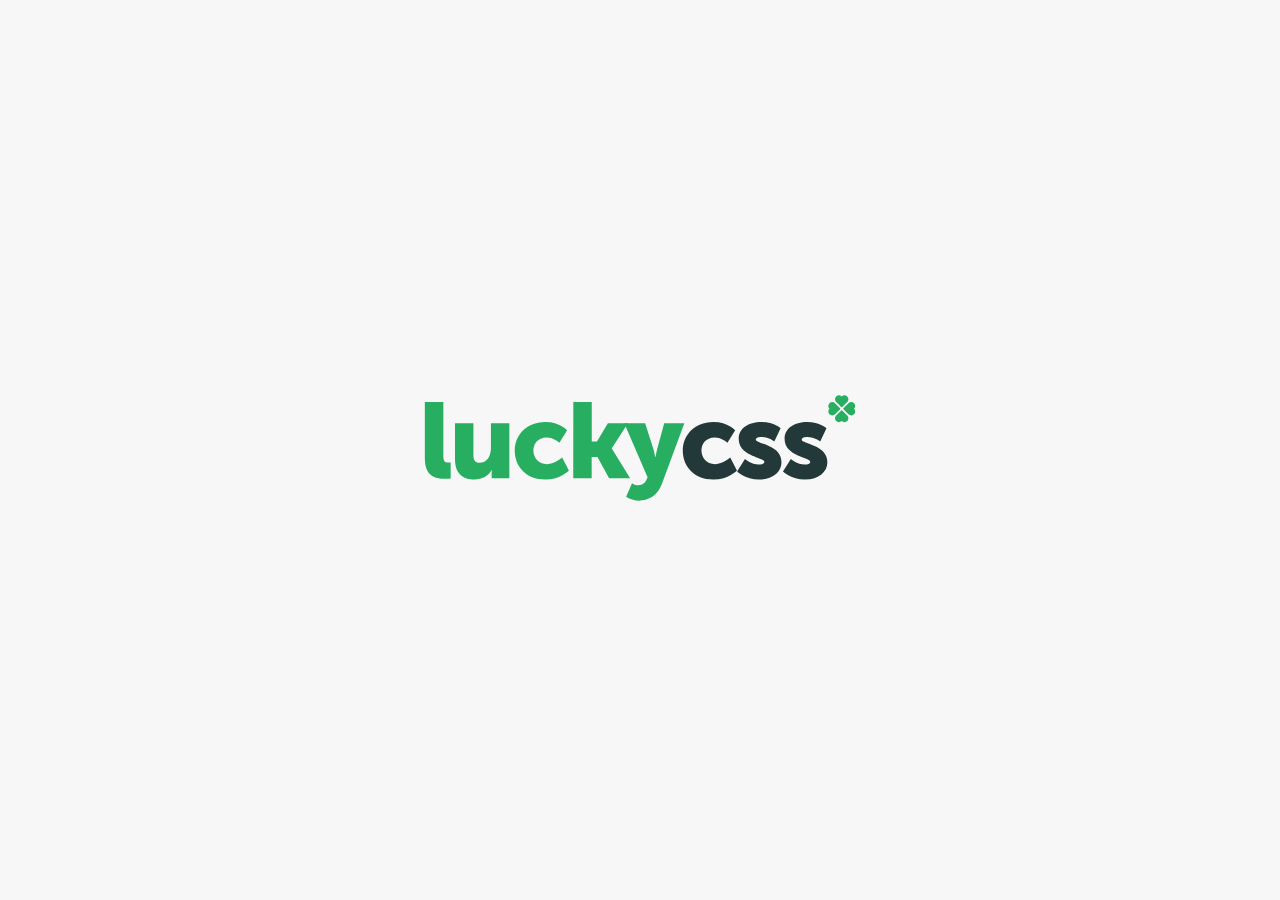
<file: index.html>
<!DOCTYPE html><html lang="en"><head> <meta charset="UTF-8"> <meta name="viewport" content="width=device-width, minimum-scale=1.0"> <title>luckyCSS*</title> <link rel="shortcut icon" href="favicon.png"/> <style>*, *:after, *:before{box-sizing: border-box;}html, body{min-height: 100vh; padding: 0; margin: 0;}body{display: -webkit-box; display: -ms-flexbox; display: flex; -ms-flex-flow: column nowrap; flex-flow: column nowrap; -webkit-box-align: center; -ms-flex-align: center; align-items: center; -webkit-box-pack: center; -ms-flex-pack: center; justify-content: center; background-color: #f7f7f7;}.brand{width: 480px; max-width: 100%; padding: 24px;}.brand, .brand__lucky{fill: #27ae60;}.brand__css{fill: #233838;}.brand__clover{fill: #27ae60;}</style></head><body> <a href="https://luckycss.github.io/docs/"> <svg class="brand" xmlns="http://www.w3.org/2000/svg" viewBox="0 0 530 130"> <g class="brand__clover"> <path d="M510.5 17.4c.3-.3.3-.9 0-1.2l-6.2-6.2c-1.9-1.9-4.9-1.9-6.8 0s-1.9 4.9 0 6.8c-1.9 1.9-1.9 4.9 0 6.8s4.9 1.9 6.8 0l6.2-6.2z"/> <path d="M513.1 18.9c-.3-.3-.9-.3-1.2 0l-6.2 6.2c-1.9 1.9-1.9 4.9 0 6.8 1.9 1.9 4.9 1.9 6.8 0 1.9 1.9 4.9 1.9 6.8 0 1.9-1.9 1.9-4.9 0-6.8l-6.2-6.2z"/> <path d="M527.6 10.1c-1.9-1.9-4.9-1.9-6.8 0l-6.2 6.2c-.3.3-.3.9 0 1.2l6.2 6.2c1.9 1.9 4.9 1.9 6.8 0 1.9-1.9 1.9-4.9 0-6.8 1.9-1.9 1.9-5 0-6.8z"/> <path d="M511.9 14.8c.3.3.9.3 1.2 0l6.2-6.2c1.9-1.9 1.9-4.9 0-6.8s-4.9-1.9-6.8 0c-1.9-1.9-4.9-1.9-6.8 0s-1.9 4.9 0 6.8c.2.1 4.6 4.5 6.2 6.2z"/> </g> <g class="brand__css"> <path d="M317.5 68.4c0 18.6 13.5 35.3 37.5 35.3 18.8 0 28.9-11.1 28.9-11.1l-8.2-15.8s-9 8.1-18.4 8.1c-11.4 0-16.9-8.8-16.9-16.7 0-8 5.4-16.1 16.1-16.1 9.3 0 15.8 6.5 15.8 6.5l9.5-15.2s-8.5-10.2-26.8-10.2c-24.2 0-37.5 17.1-37.5 35.2z"/> <path d="M384.1 93.8s10.1 9.9 26.9 9.9c17.4 0 27.6-9.8 27.6-21.3 0-21.7-31.5-22.5-31.5-27.6 0-2.4 3.3-3.3 6.7-3.3 9.4 0 16 5.5 16 5.5l7.7-16.1s-8-7.7-23.7-7.7c-15.6 0-27.7 7.8-27.7 20.5 0 22 31.5 22.6 31.5 28.5 0 2.2-3.3 3.1-6.7 3.1-9.7 0-17.1-6.8-17.1-6.8l-9.7 15.3z"/> <path d="M440.4 93.8s10.1 9.9 26.9 9.9c17.4 0 27.6-9.8 27.6-21.3 0-21.7-31.5-22.5-31.5-27.6 0-2.4 3.3-3.3 6.7-3.3 9.4 0 16 5.5 16 5.5l7.7-16.1s-8-7.7-23.7-7.7c-15.6 0-27.7 7.8-27.7 20.5 0 22 31.5 22.6 31.5 28.5 0 2.2-3.3 3.1-6.7 3.1-9.7 0-17.1-6.8-17.1-6.8l-9.7 15.3z"/> </g> <g class="brand__lucky"> <path d="M1 77.3c0 22.6 12.8 25.5 24.9 25.5 3.7 0 6.8-.4 6.8-.4V82.8s-1.3.1-2.7.1c-5.1 0-6.3-2.2-6.3-8.6V8.6H1v68.7z"/> <path d="M38 78.5c0 19 10.6 25.2 23.9 25.2 9 0 17.4-4.4 21.1-11.6h.3s-.3 2-.3 4.2v5.9h21.7V34.8H82.1v29.8c0 10.1-4.6 18.6-14.3 18.6-4.7 0-7.2-2.6-7.2-8.9V34.8H38v43.7z"/> <path d="M111.3 68.4c0 18.6 13.5 35.3 37.5 35.3 18.8 0 28.9-11.1 28.9-11.1l-8.2-15.8s-9 8.1-18.4 8.1c-11.4 0-16.9-8.8-16.9-16.7 0-8 5.4-16.1 16.1-16.1 9.3 0 15.8 6.5 15.8 6.5l9.5-15.2s-8.5-10.2-26.8-10.2c-24.2 0-37.5 17.1-37.5 35.2z"/> <path d="M183.1 102.1h22.6V76h7.1l14.3 26.2h25.8l-22.5-36.5v-.3l19.8-30.6h-24.6L212.2 57h-6.4V8.6h-22.6l-.1 93.5z"/> <path d="M248 124.9s6.8 4.7 15.7 4.7c10.7 0 22.5-5.2 28.1-20.3l27.6-74.6h-24.7l-8.5 31.4c-.9 3.7-2.2 10.1-2.2 10.1h-.3s-1.3-6.8-2.5-10.5l-9.9-31h-25.6l28.6 66.1-1.3 3.2c-2.4 5.8-7.2 6.8-10.9 6.8-3.3 0-6.9-2.5-6.9-2.5l-7.2 16.6z"/> </g> </svg> </a></body></html>
</file>
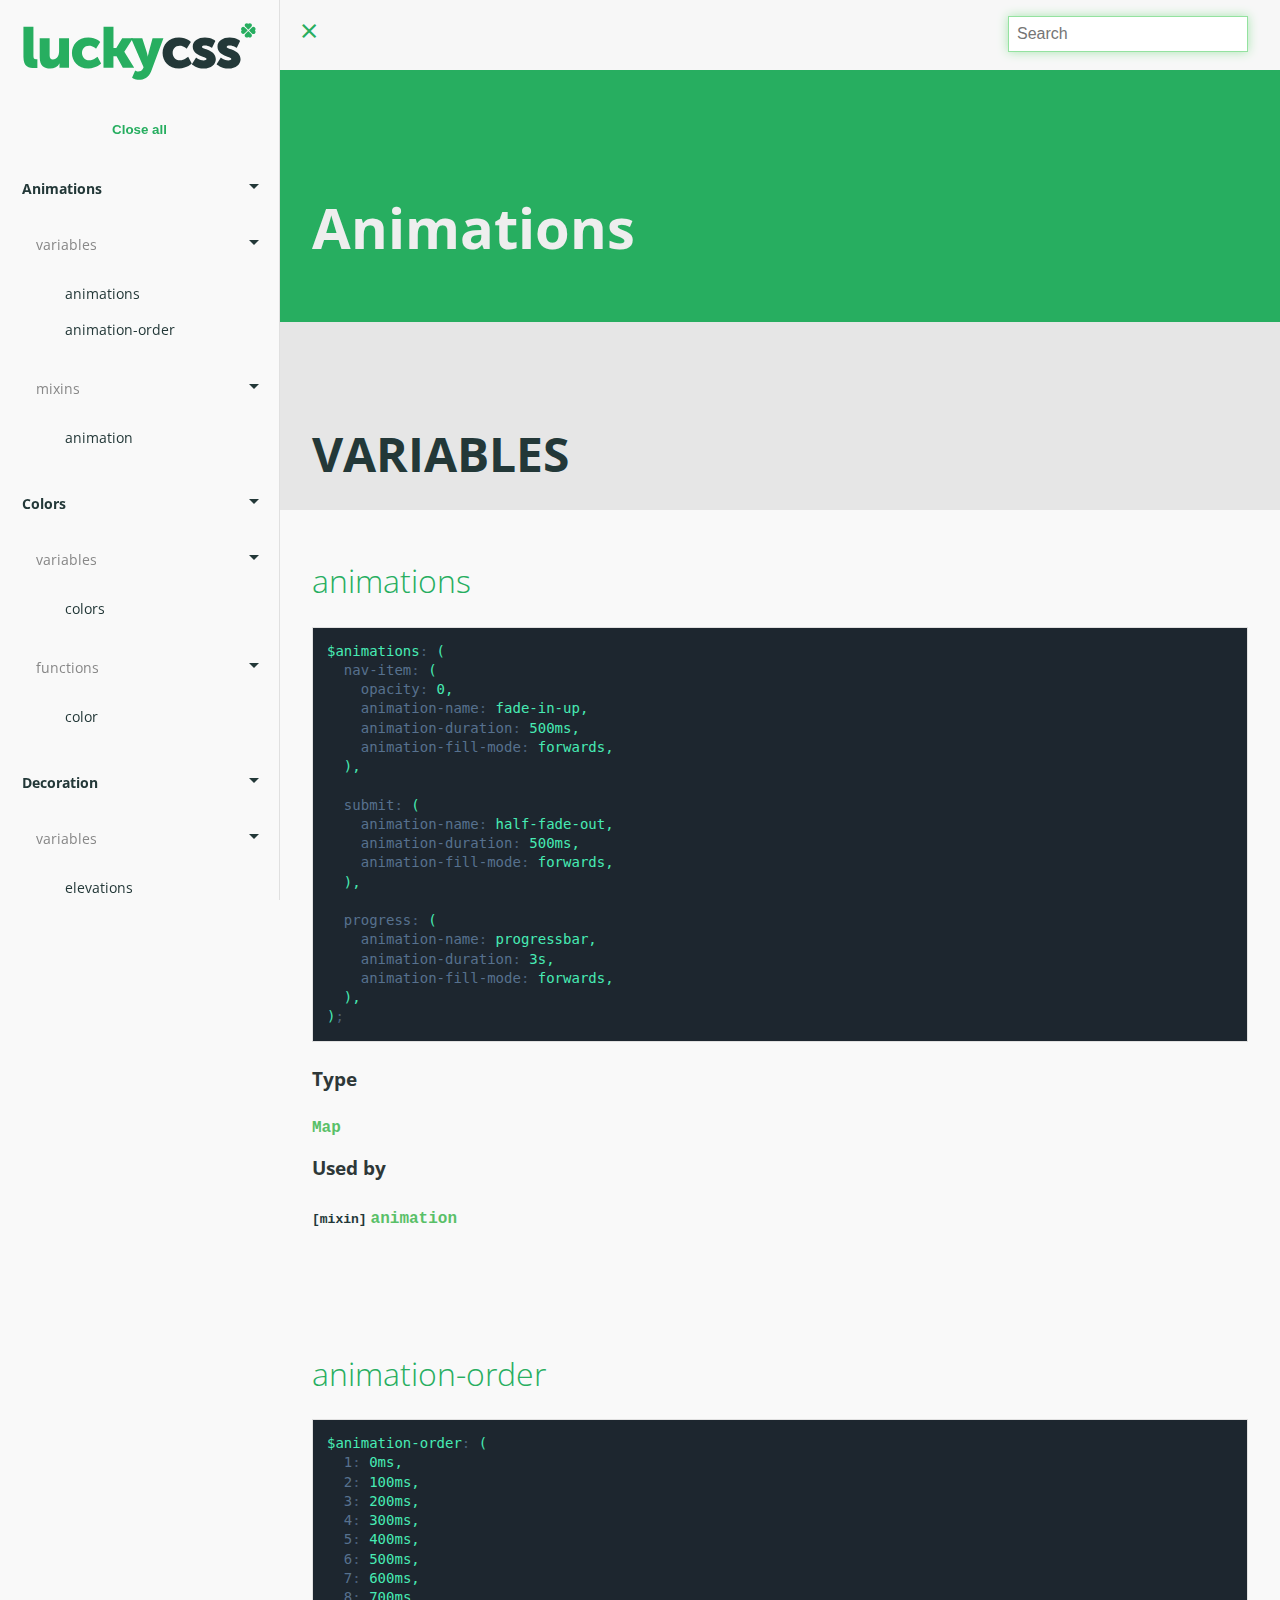
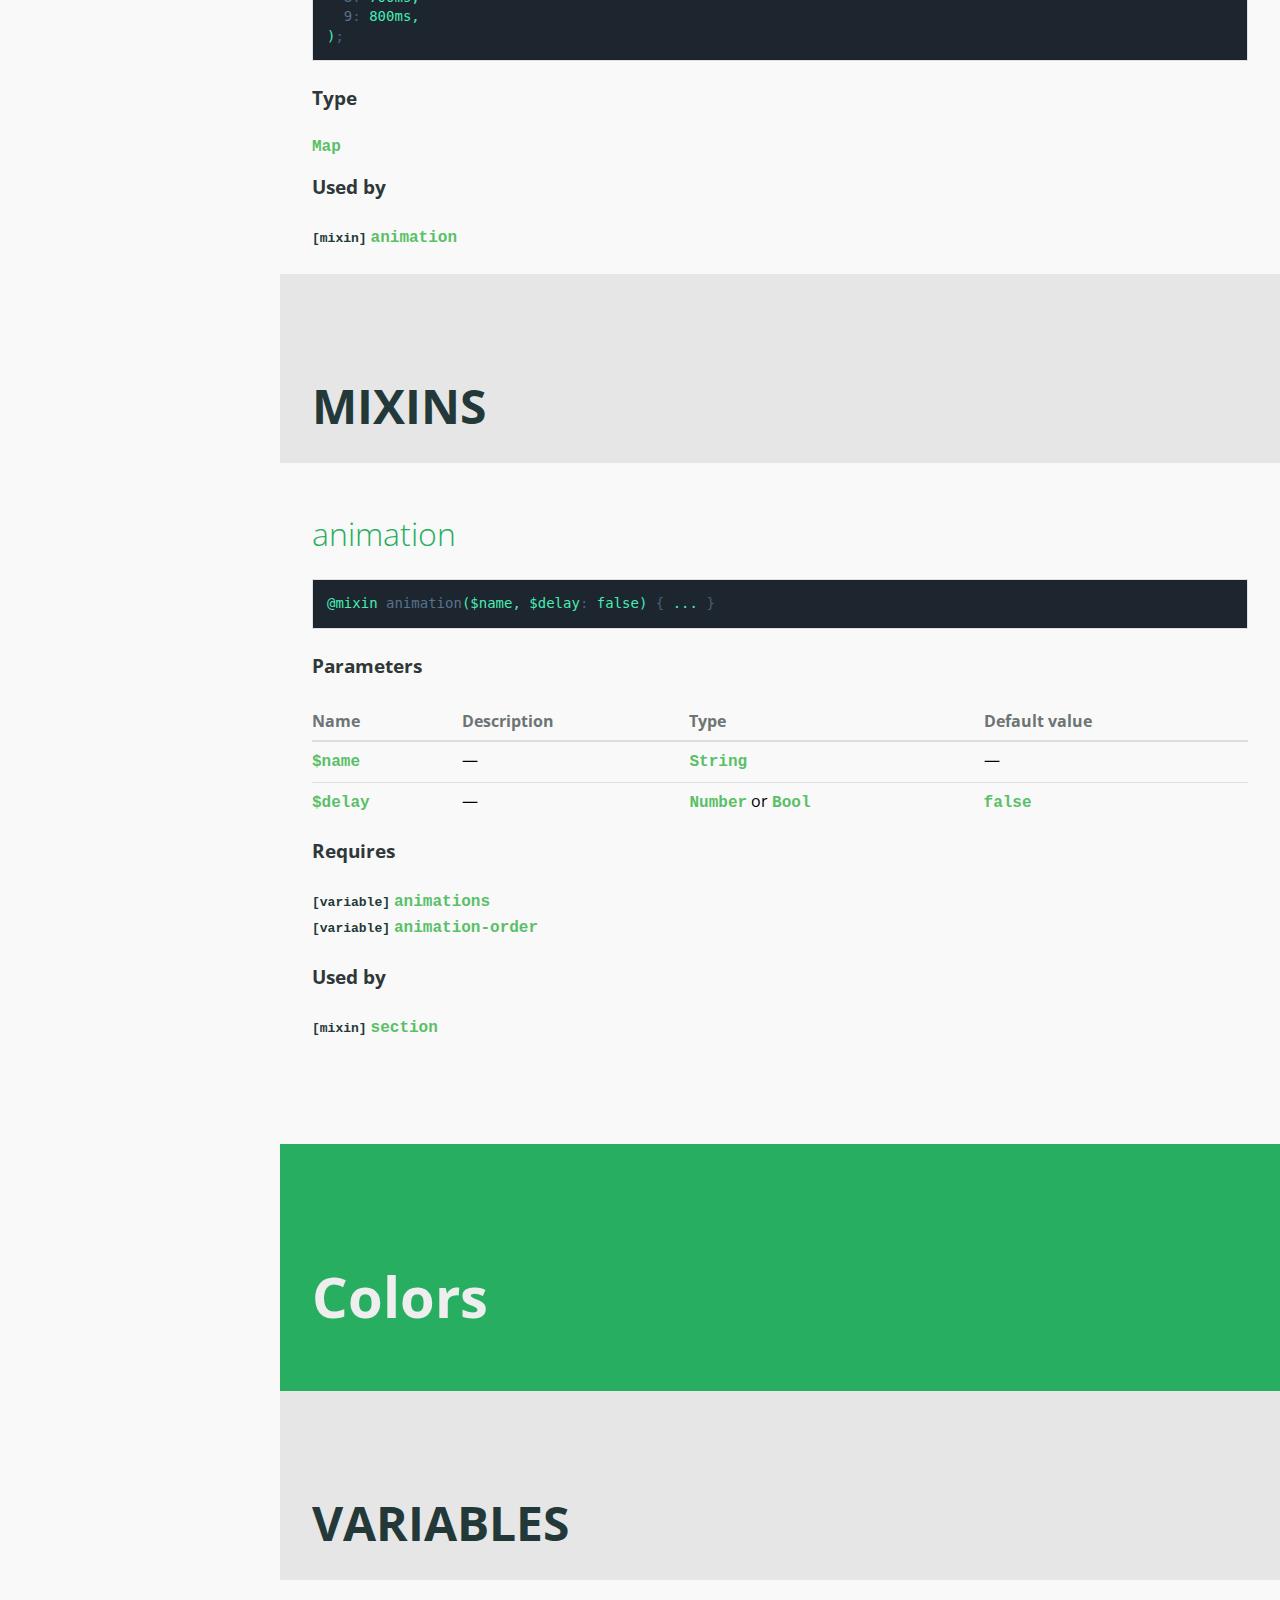
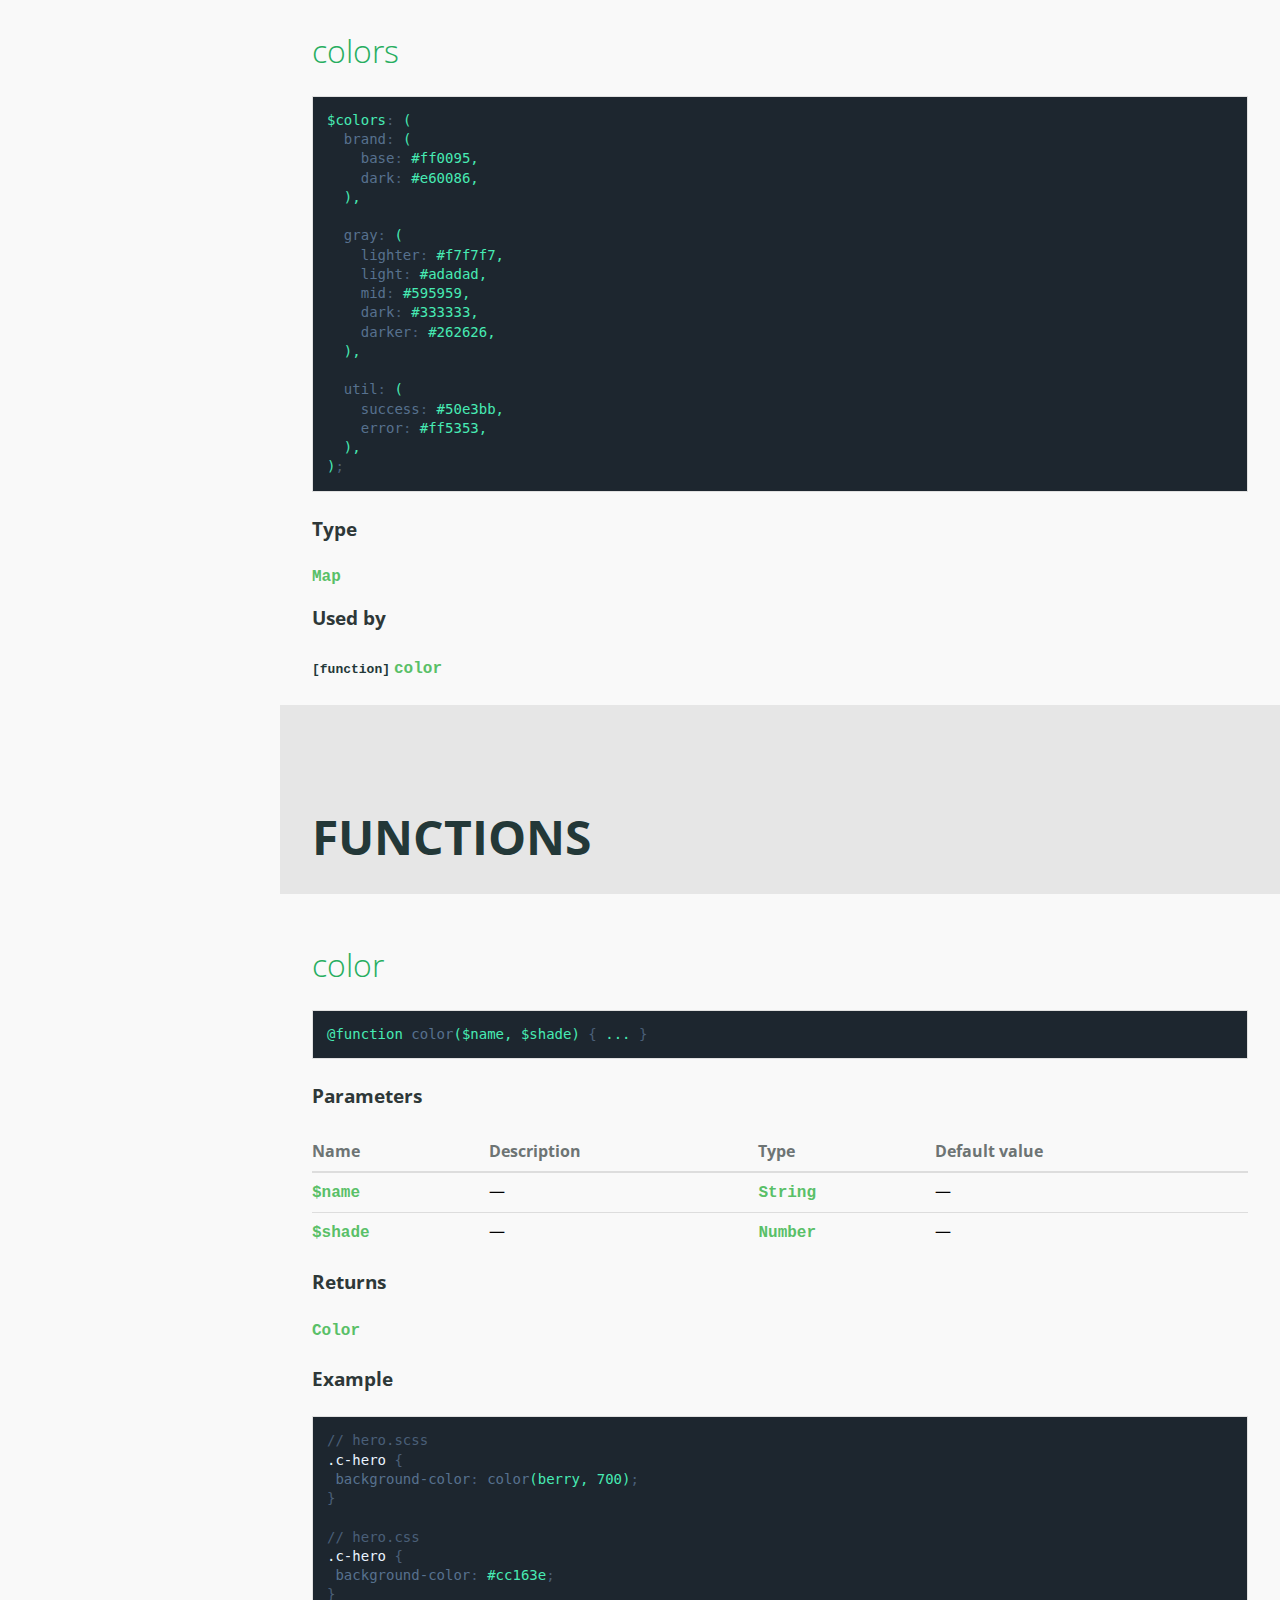
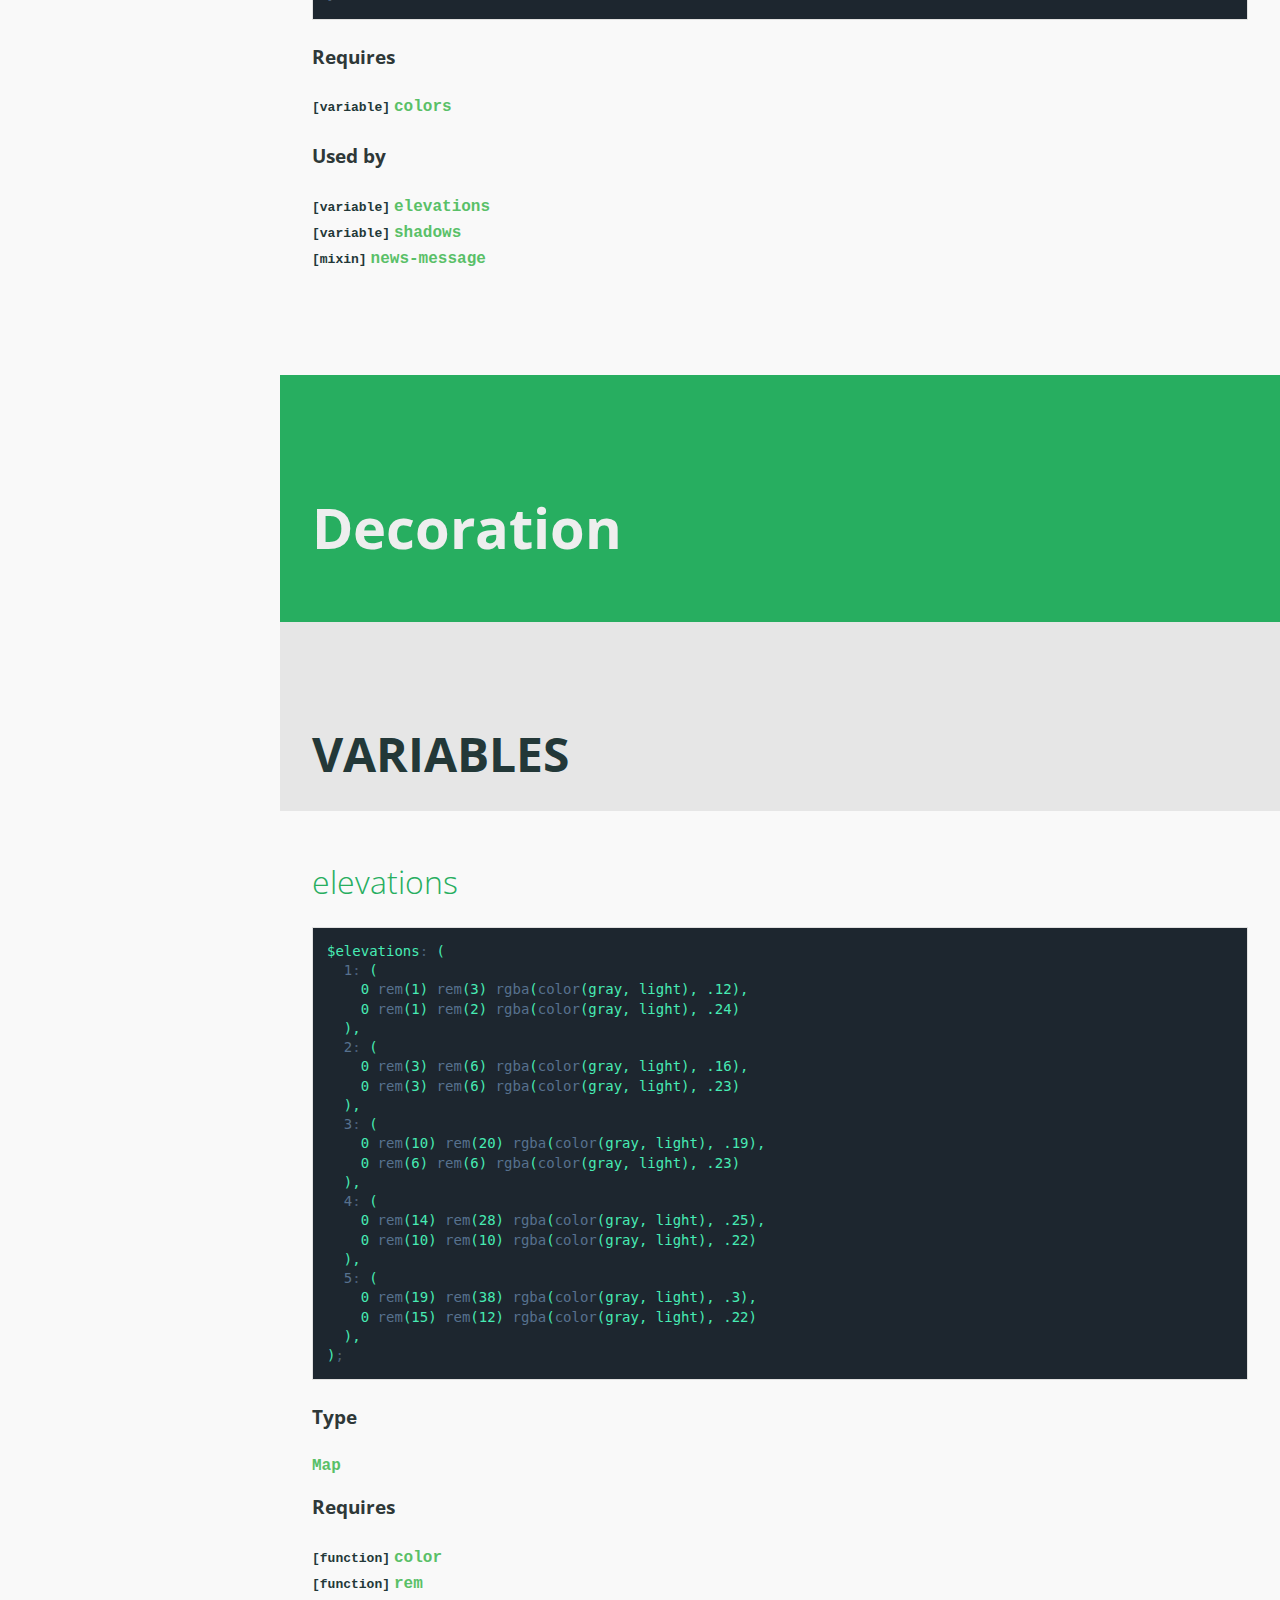
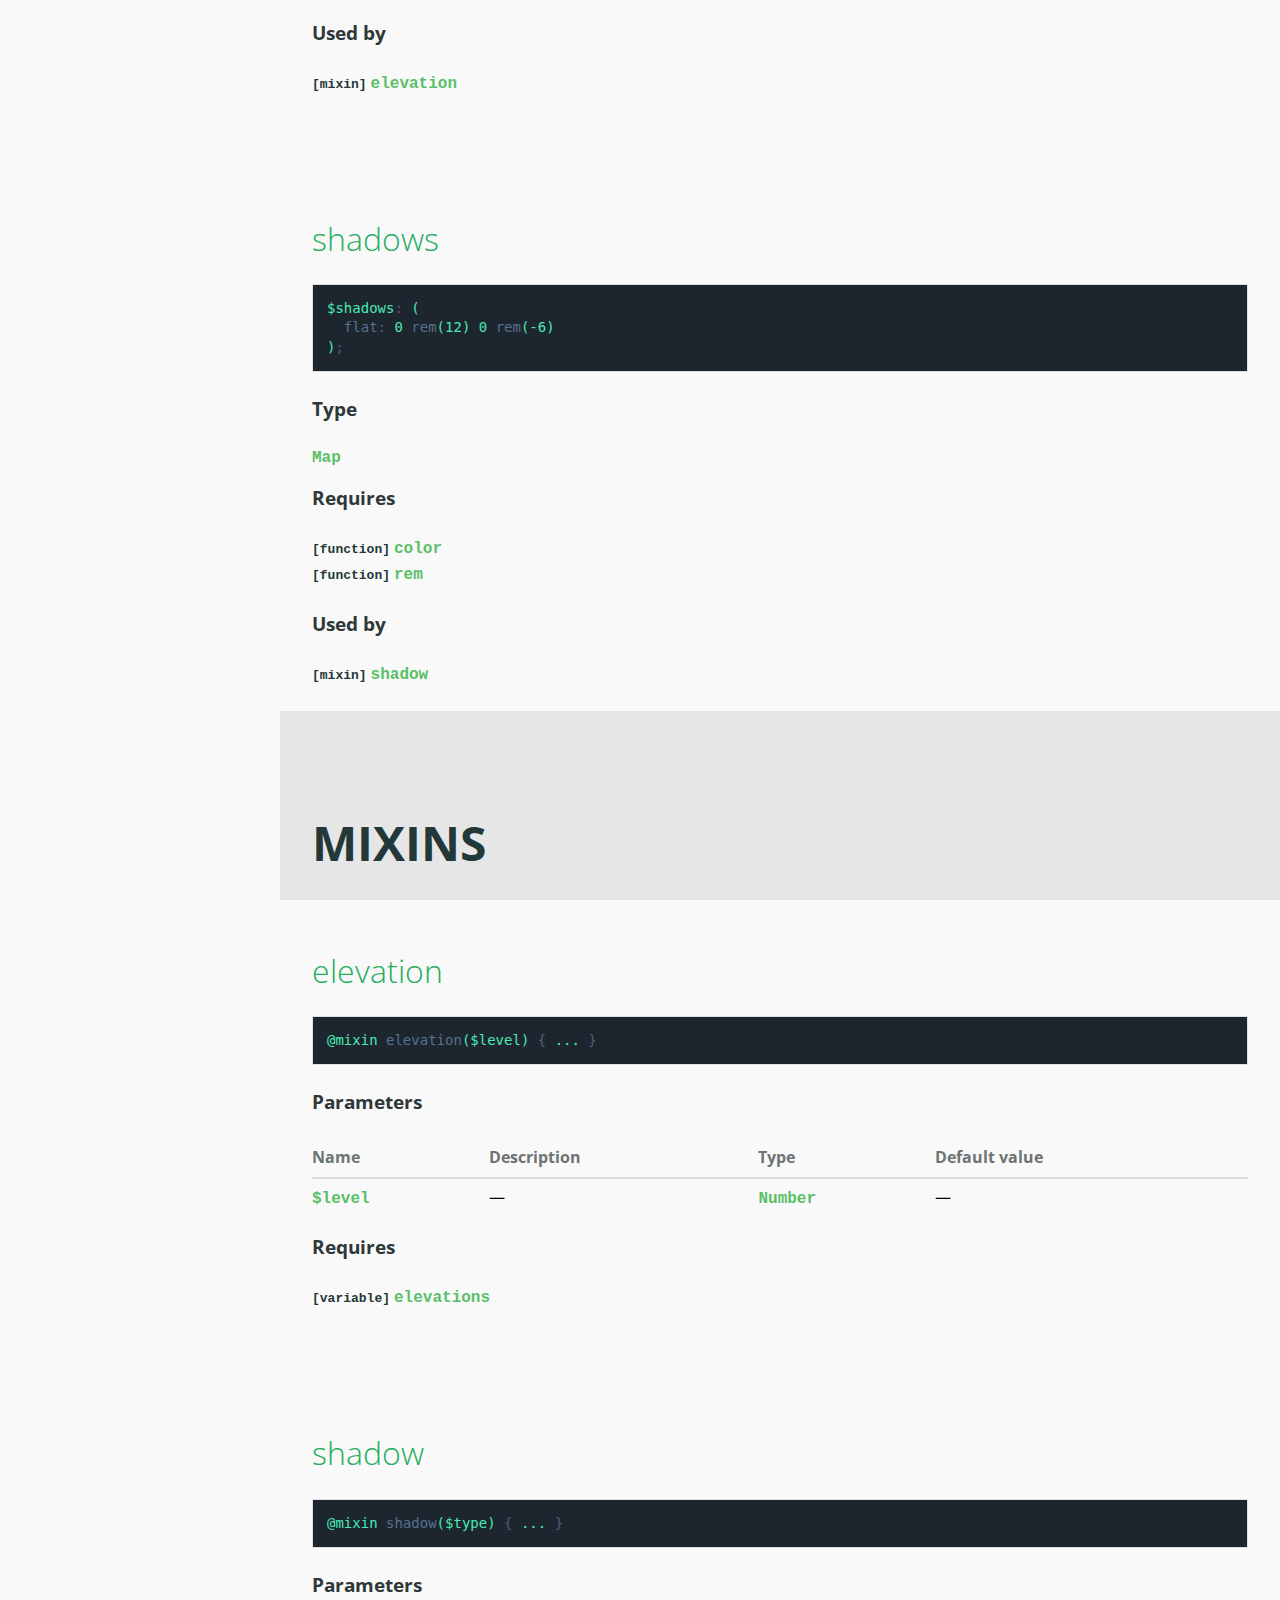
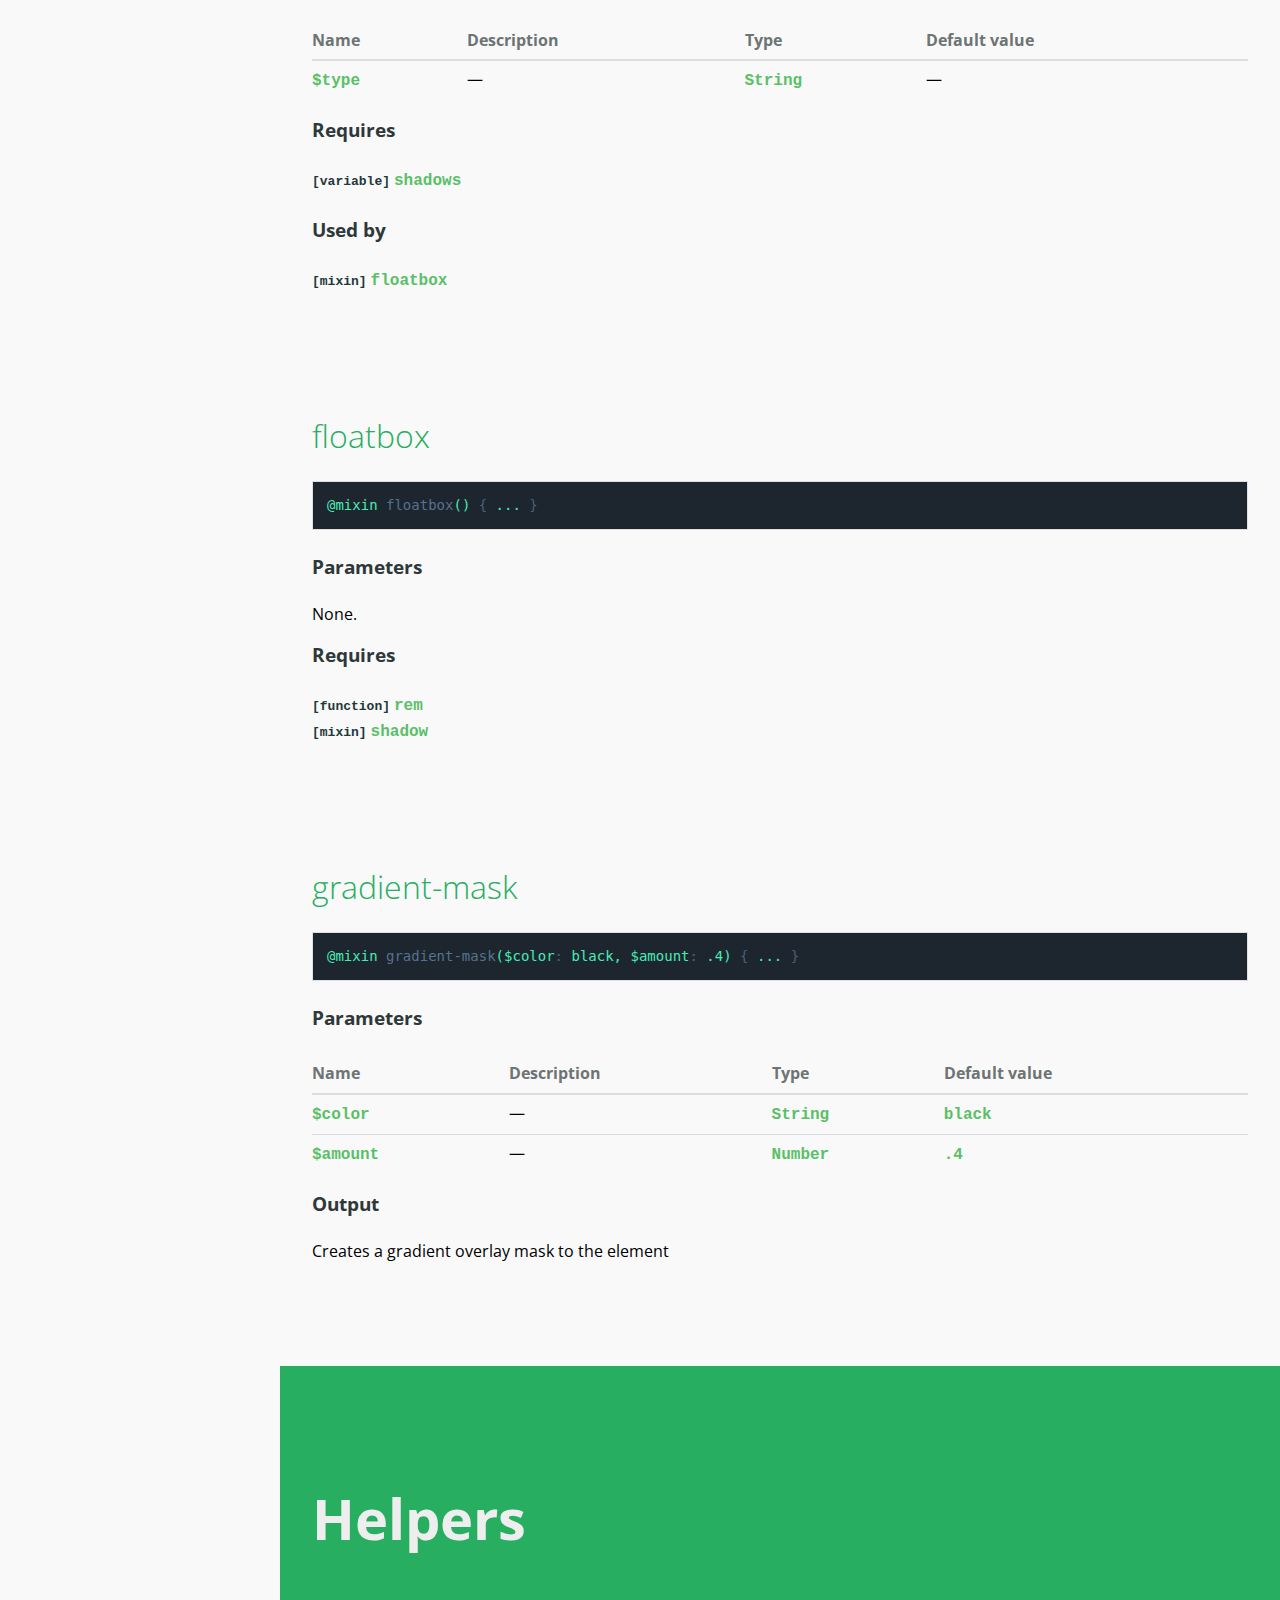
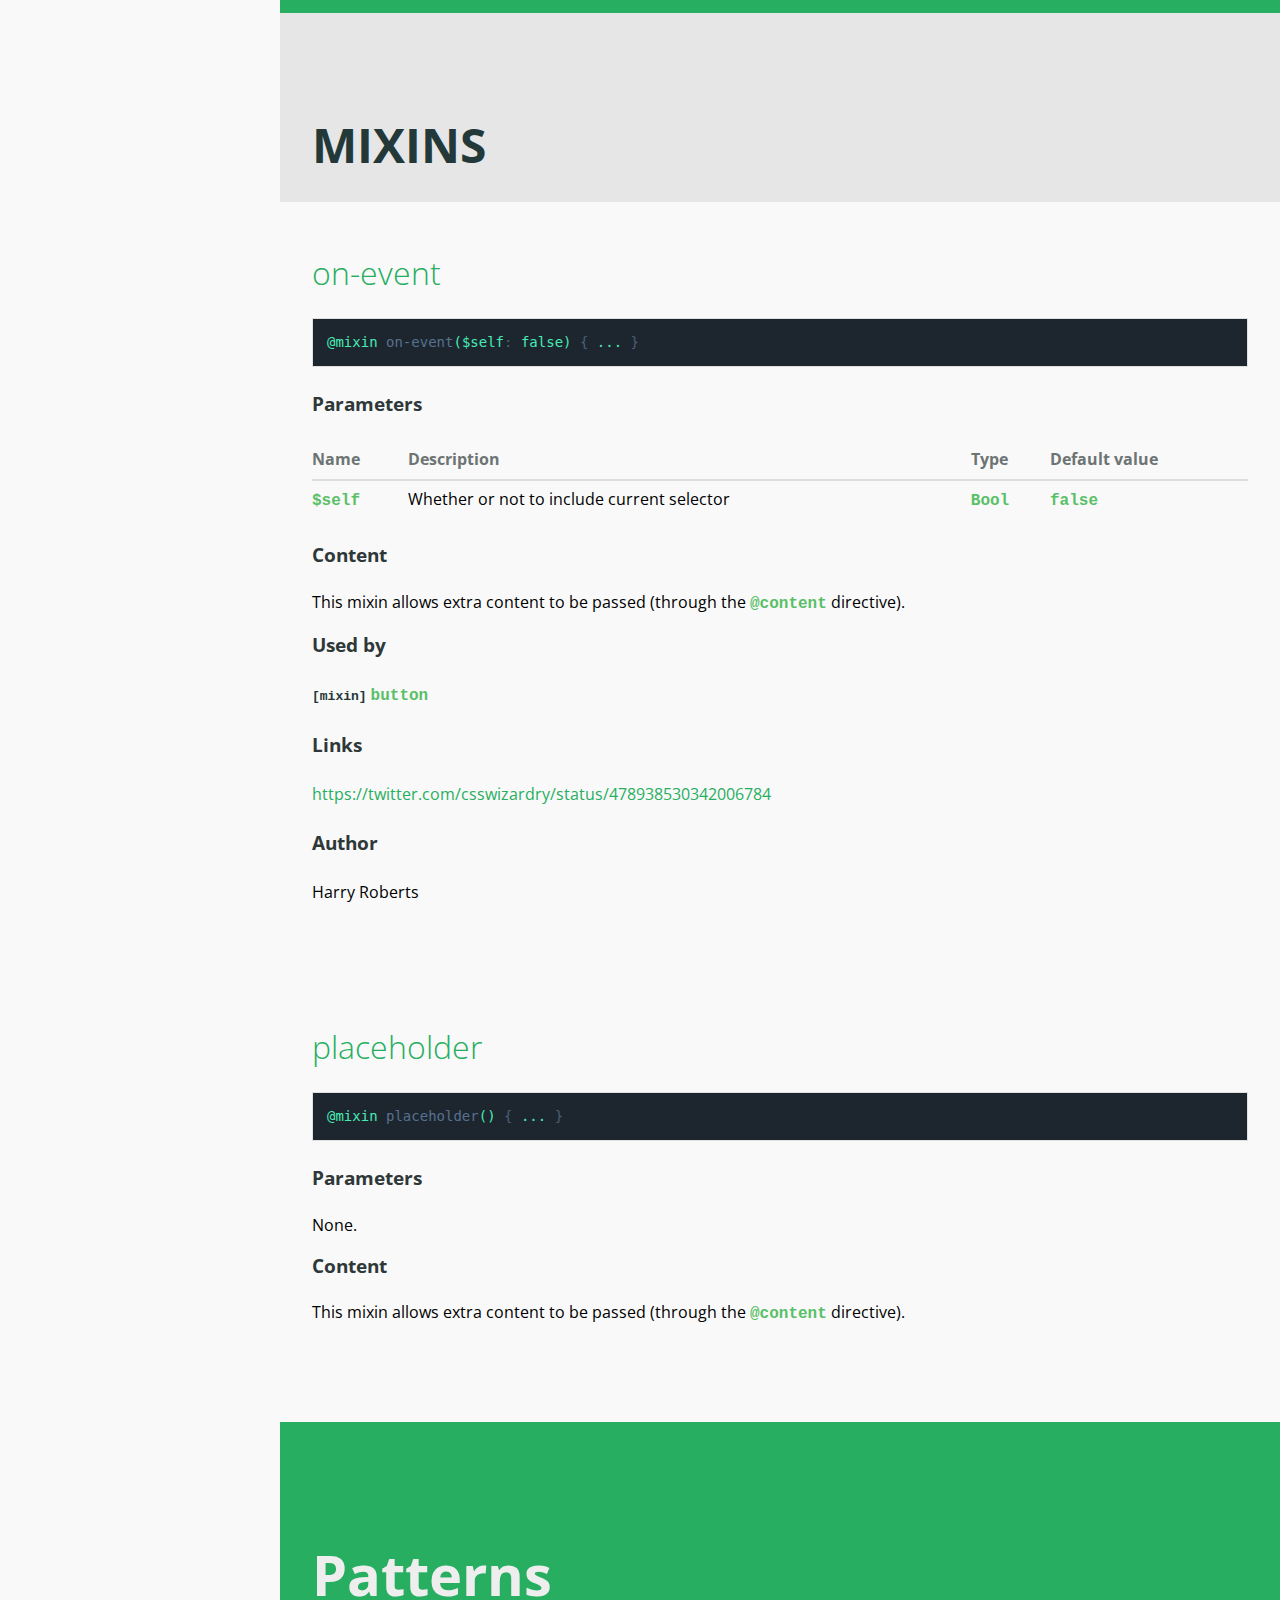
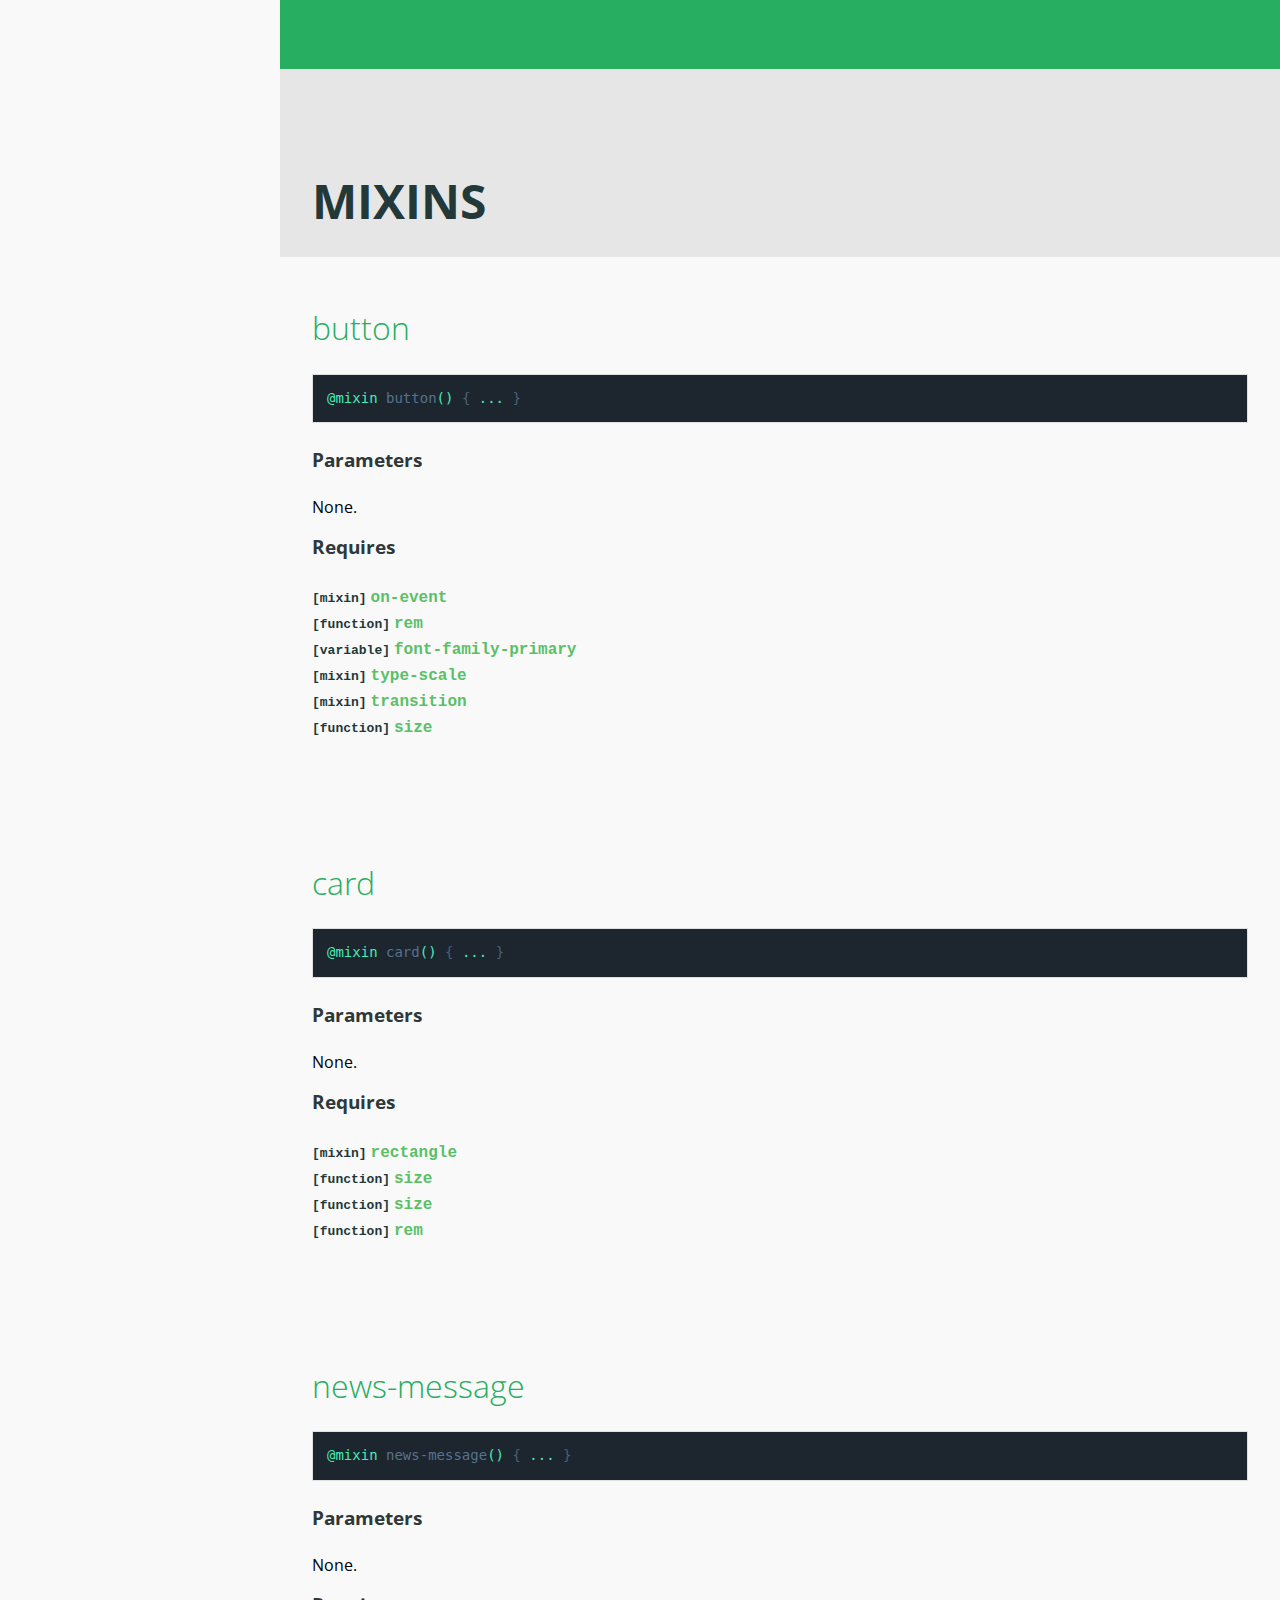
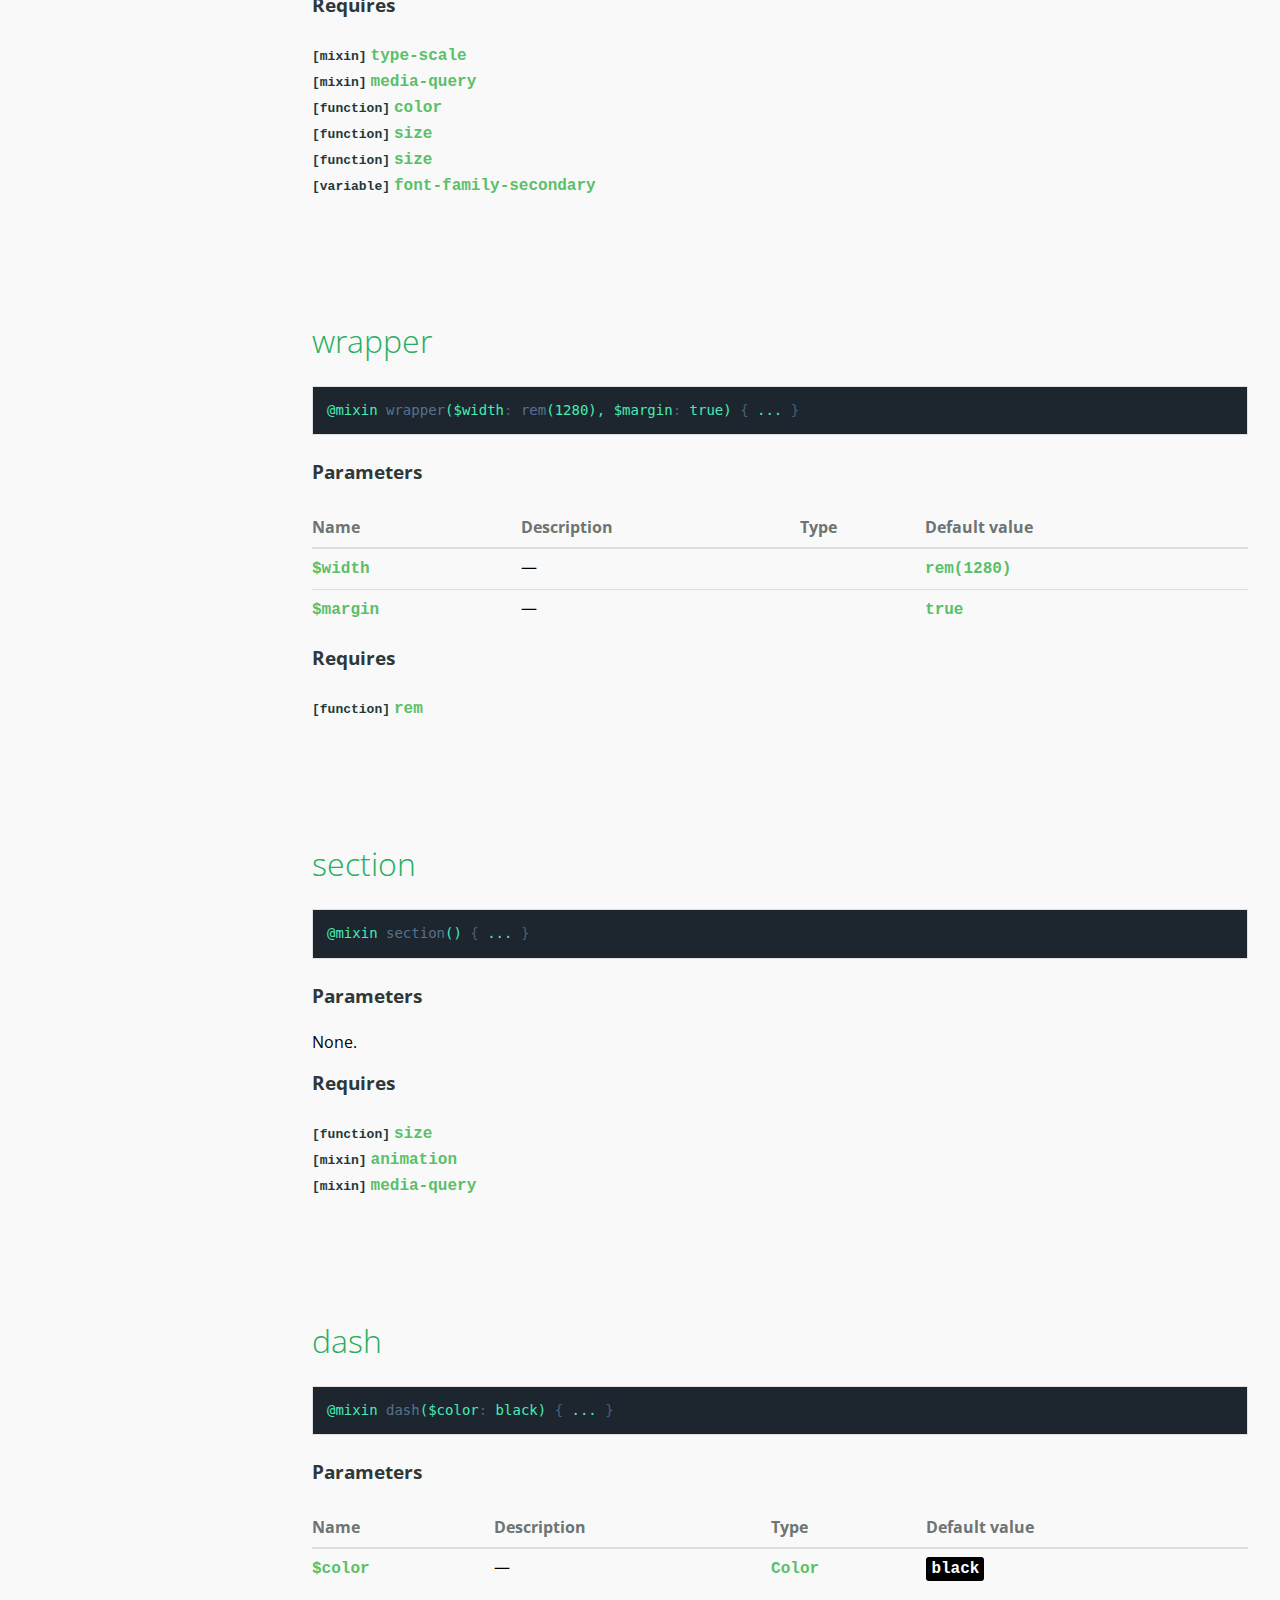
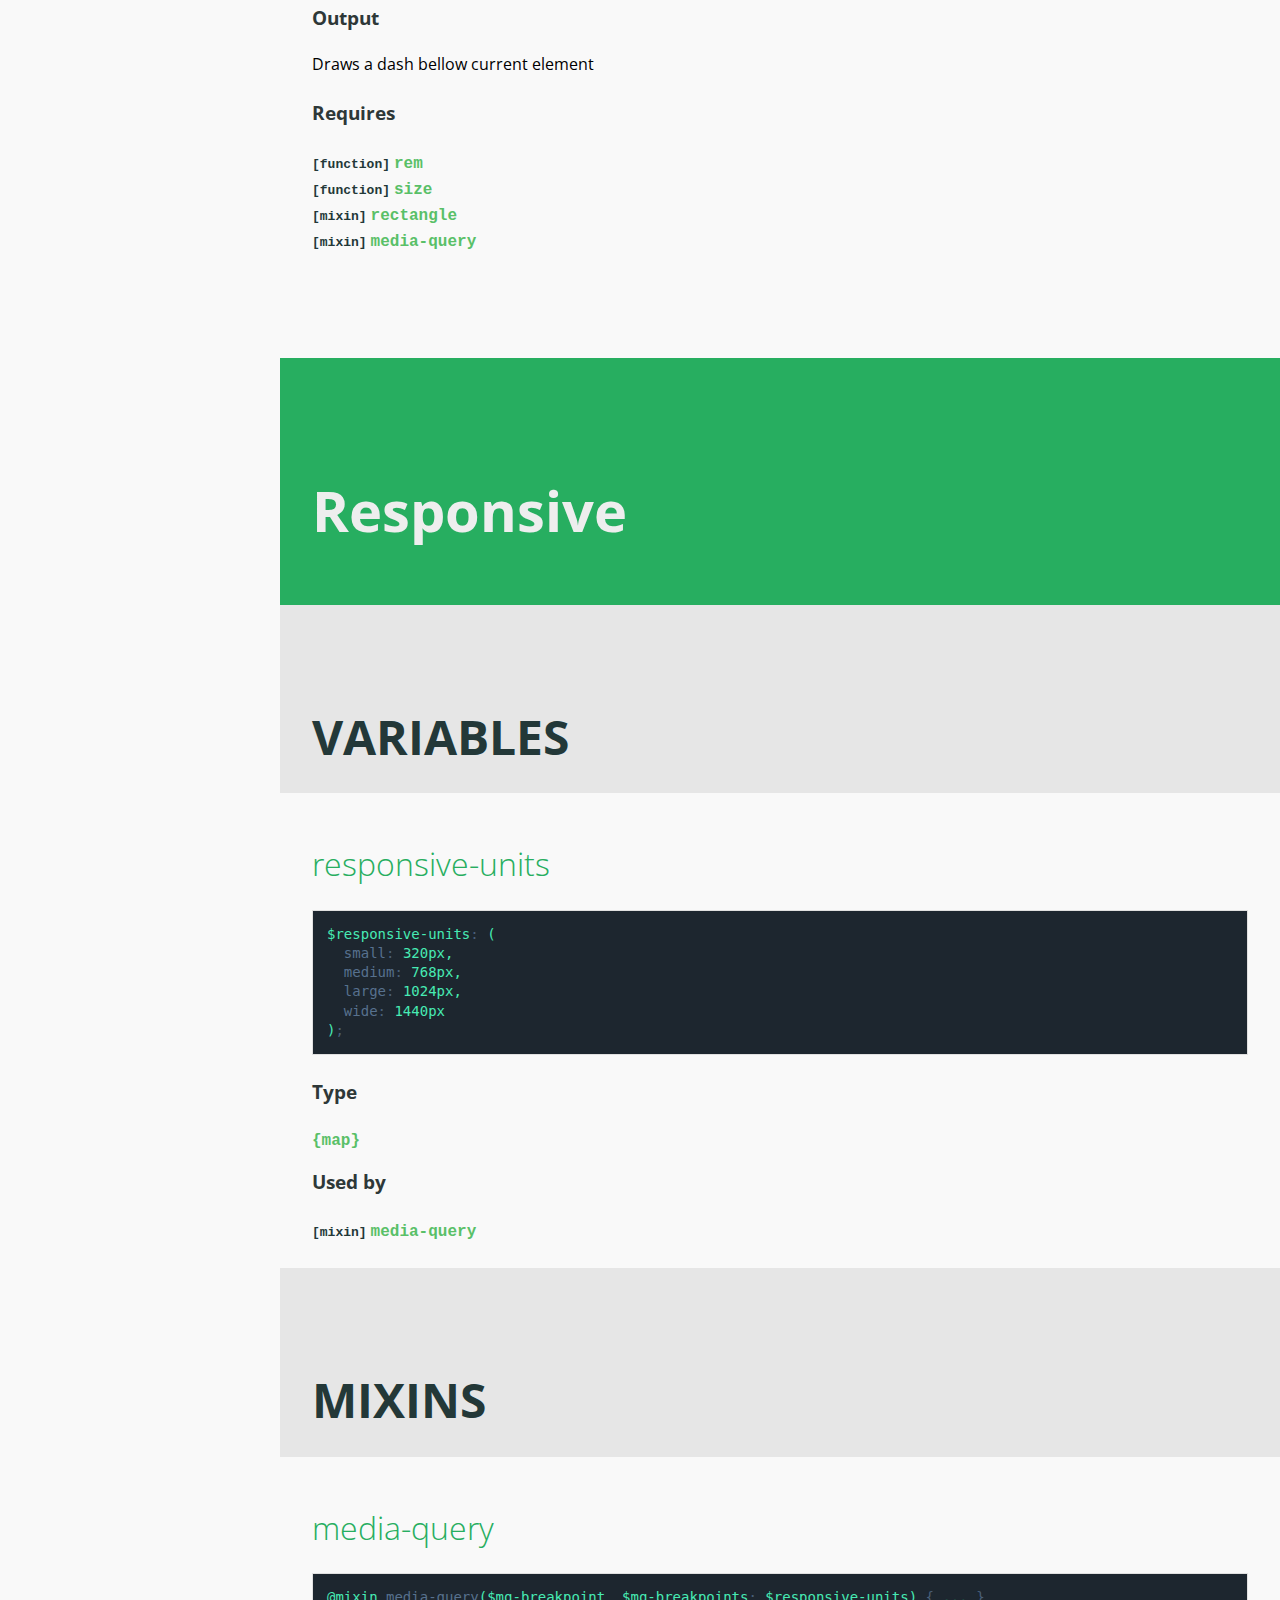
<file: docs/index.html>
<!doctype html><html lang="en"><head><meta charset="utf-8"><title>Luckycss* - v1.0.0</title><link rel="stylesheet" href="assets/css/main.css"><link href="https://fonts.googleapis.com/css?family=Open+Sans:400,500,700" rel="stylesheet" type="text/css"><meta name="viewport" content="width=device-width"><meta content="IE=edge, chrome=1" http-equiv="X-UA-Compatible"><!-- Open Graph tags --><meta property="og:title" content="Luckycss* - SassDoc"><meta property="og:type" content="website"><meta property="og:description" content="<p>We are up all night to get lucky!</p>
"><!-- Thanks to Sass-lang.com for the icons --><link href="assets/images/favicon.png" rel="shortcut icon"></head><body><aside class="sidebar" role="nav"><div class="sidebar__header"><h1 class="sidebar__title"><a href="https://luckycss.github.io"><img src="assets/images/logo_full_inline.svg" alt="LuckyCSS* Logo"></a></h1></div><div class="sidebar__body"><button type="button" class="btn-toggle js-btn-toggle" data-alt="Open all">Close all</button><p class="sidebar__item sidebar__item--heading" data-slug="animations"><a href="#animations">animations</a></p><div><p class="sidebar__item sidebar__item--sub-heading" data-slug="animations-variable"><a href="#animations-variable">variables</a></p><ul class="list-unstyled"><li class="sidebar__item sassdoc__item" data-group="animations" data-name="animations" data-type="variable"><a href="#animations-variable-animations">animations</a></li><li class="sidebar__item sassdoc__item" data-group="animations" data-name="animation-order" data-type="variable"><a href="#animations-variable-animation-order">animation-order</a></li></ul><p class="sidebar__item sidebar__item--sub-heading" data-slug="animations-mixin"><a href="#animations-mixin">mixins</a></p><ul class="list-unstyled"><li class="sidebar__item sassdoc__item" data-group="animations" data-name="animation" data-type="mixin"><a href="#animations-mixin-animation">animation</a></li></ul></div><p class="sidebar__item sidebar__item--heading" data-slug="colors"><a href="#colors">colors</a></p><div><p class="sidebar__item sidebar__item--sub-heading" data-slug="colors-variable"><a href="#colors-variable">variables</a></p><ul class="list-unstyled"><li class="sidebar__item sassdoc__item" data-group="colors" data-name="colors" data-type="variable"><a href="#colors-variable-colors">colors</a></li></ul><p class="sidebar__item sidebar__item--sub-heading" data-slug="colors-function"><a href="#colors-function">functions</a></p><ul class="list-unstyled"><li class="sidebar__item sassdoc__item" data-group="colors" data-name="color" data-type="function"><a href="#colors-function-color">color</a></li></ul></div><p class="sidebar__item sidebar__item--heading" data-slug="decoration"><a href="#decoration">decoration</a></p><div><p class="sidebar__item sidebar__item--sub-heading" data-slug="decoration-variable"><a href="#decoration-variable">variables</a></p><ul class="list-unstyled"><li class="sidebar__item sassdoc__item" data-group="decoration" data-name="elevations" data-type="variable"><a href="#decoration-variable-elevations">elevations</a></li><li class="sidebar__item sassdoc__item" data-group="decoration" data-name="shadows" data-type="variable"><a href="#decoration-variable-shadows">shadows</a></li></ul><p class="sidebar__item sidebar__item--sub-heading" data-slug="decoration-mixin"><a href="#decoration-mixin">mixins</a></p><ul class="list-unstyled"><li class="sidebar__item sassdoc__item" data-group="decoration" data-name="elevation" data-type="mixin"><a href="#decoration-mixin-elevation">elevation</a></li><li class="sidebar__item sassdoc__item" data-group="decoration" data-name="shadow" data-type="mixin"><a href="#decoration-mixin-shadow">shadow</a></li><li class="sidebar__item sassdoc__item" data-group="decoration" data-name="floatbox" data-type="mixin"><a href="#decoration-mixin-floatbox">floatbox</a></li><li class="sidebar__item sassdoc__item" data-group="decoration" data-name="gradient-mask" data-type="mixin"><a href="#decoration-mixin-gradient-mask">gradient-mask</a></li></ul></div><p class="sidebar__item sidebar__item--heading" data-slug="helpers"><a href="#helpers">helpers</a></p><div><p class="sidebar__item sidebar__item--sub-heading" data-slug="helpers-mixin"><a href="#helpers-mixin">mixins</a></p><ul class="list-unstyled"><li class="sidebar__item sassdoc__item" data-group="helpers" data-name="on-event" data-type="mixin"><a href="#helpers-mixin-on-event">on-event</a></li><li class="sidebar__item sassdoc__item" data-group="helpers" data-name="placeholder" data-type="mixin"><a href="#helpers-mixin-placeholder">placeholder</a></li></ul></div><p class="sidebar__item sidebar__item--heading" data-slug="patterns"><a href="#patterns">patterns</a></p><div><p class="sidebar__item sidebar__item--sub-heading" data-slug="patterns-mixin"><a href="#patterns-mixin">mixins</a></p><ul class="list-unstyled"><li class="sidebar__item sassdoc__item" data-group="patterns" data-name="button" data-type="mixin"><a href="#patterns-mixin-button">button</a></li><li class="sidebar__item sassdoc__item" data-group="patterns" data-name="card" data-type="mixin"><a href="#patterns-mixin-card">card</a></li><li class="sidebar__item sassdoc__item" data-group="patterns" data-name="news-message" data-type="mixin"><a href="#patterns-mixin-news-message">news-message</a></li><li class="sidebar__item sassdoc__item" data-group="patterns" data-name="wrapper" data-type="mixin"><a href="#patterns-mixin-wrapper">wrapper</a></li><li class="sidebar__item sassdoc__item" data-group="patterns" data-name="section" data-type="mixin"><a href="#patterns-mixin-section">section</a></li><li class="sidebar__item sassdoc__item" data-group="patterns" data-name="dash" data-type="mixin"><a href="#patterns-mixin-dash">dash</a></li></ul></div><p class="sidebar__item sidebar__item--heading" data-slug="responsive"><a href="#responsive">responsive</a></p><div><p class="sidebar__item sidebar__item--sub-heading" data-slug="responsive-variable"><a href="#responsive-variable">variables</a></p><ul class="list-unstyled"><li class="sidebar__item sassdoc__item" data-group="responsive" data-name="responsive-units" data-type="variable"><a href="#responsive-variable-responsive-units">responsive-units</a></li></ul><p class="sidebar__item sidebar__item--sub-heading" data-slug="responsive-mixin"><a href="#responsive-mixin">mixins</a></p><ul class="list-unstyled"><li class="sidebar__item sassdoc__item" data-group="responsive" data-name="media-query" data-type="mixin"><a href="#responsive-mixin-media-query">media-query</a></li></ul></div><p class="sidebar__item sidebar__item--heading" data-slug="transitions"><a href="#transitions">transitions</a></p><div><p class="sidebar__item sidebar__item--sub-heading" data-slug="transitions-variable"><a href="#transitions-variable">variables</a></p><ul class="list-unstyled"><li class="sidebar__item sassdoc__item" data-group="transitions" data-name="transitions" data-type="variable"><a href="#transitions-variable-transitions">transitions</a></li></ul><p class="sidebar__item sidebar__item--sub-heading" data-slug="transitions-mixin"><a href="#transitions-mixin">mixins</a></p><ul class="list-unstyled"><li class="sidebar__item sassdoc__item" data-group="transitions" data-name="transition" data-type="mixin"><a href="#transitions-mixin-transition">transition</a></li></ul></div><p class="sidebar__item sidebar__item--heading" data-slug="typography"><a href="#typography">typography</a></p><div><p class="sidebar__item sidebar__item--sub-heading" data-slug="typography-variable"><a href="#typography-variable">variables</a></p><ul class="list-unstyled"><li class="sidebar__item sassdoc__item" data-group="typography" data-name="font-unit" data-type="variable"><a href="#typography-variable-font-unit">font-unit</a></li><li class="sidebar__item sassdoc__item" data-group="typography" data-name="font-unit-ratio" data-type="variable"><a href="#typography-variable-font-unit-ratio">font-unit-ratio</a></li><li class="sidebar__item sassdoc__item" data-group="typography" data-name="line-unit" data-type="variable"><a href="#typography-variable-line-unit">line-unit</a></li><li class="sidebar__item sassdoc__item" data-group="typography" data-name="font-family-base" data-type="variable"><a href="#typography-variable-font-family-base">font-family-base</a></li><li class="sidebar__item sassdoc__item" data-group="typography" data-name="font-family-primary" data-type="variable"><a href="#typography-variable-font-family-primary">font-family-primary</a></li><li class="sidebar__item sassdoc__item" data-group="typography" data-name="font-family-secondary" data-type="variable"><a href="#typography-variable-font-family-secondary">font-family-secondary</a></li><li class="sidebar__item sassdoc__item" data-group="typography" data-name="font-family-monospaced" data-type="variable"><a href="#typography-variable-font-family-monospaced">font-family-monospaced</a></li></ul><p class="sidebar__item sidebar__item--sub-heading" data-slug="typography-function"><a href="#typography-function">functions</a></p><ul class="list-unstyled"><li class="sidebar__item sassdoc__item" data-group="typography" data-name="font-scale" data-type="function"><a href="#typography-function-font-scale">font-scale</a></li><li class="sidebar__item sassdoc__item" data-group="typography" data-name="line-scale" data-type="function"><a href="#typography-function-line-scale">line-scale</a></li></ul><p class="sidebar__item sidebar__item--sub-heading" data-slug="typography-mixin"><a href="#typography-mixin">mixins</a></p><ul class="list-unstyled"><li class="sidebar__item sassdoc__item" data-group="typography" data-name="type-scale" data-type="mixin"><a href="#typography-mixin-type-scale">type-scale</a></li><li class="sidebar__item sassdoc__item" data-group="typography" data-name="text-wrap" data-type="mixin"><a href="#typography-mixin-text-wrap">text-wrap</a></li></ul></div><p class="sidebar__item sidebar__item--heading" data-slug="units"><a href="#units">units</a></p><div><p class="sidebar__item sidebar__item--sub-heading" data-slug="units-variable"><a href="#units-variable">variables</a></p><ul class="list-unstyled"><li class="sidebar__item sassdoc__item" data-group="units" data-name="base-unit" data-type="variable"><a href="#units-variable-base-unit">base-unit</a></li></ul><p class="sidebar__item sidebar__item--sub-heading" data-slug="units-function"><a href="#units-function">functions</a></p><ul class="list-unstyled"><li class="sidebar__item sassdoc__item" data-group="units" data-name="stript-unit" data-type="function"><a href="#units-function-stript-unit">stript-unit</a></li><li class="sidebar__item sassdoc__item" data-group="units" data-name="pow" data-type="function"><a href="#units-function-pow">pow</a></li><li class="sidebar__item sassdoc__item" data-group="units" data-name="precision" data-type="function"><a href="#units-function-precision">precision</a></li><li class="sidebar__item sassdoc__item" data-group="units" data-name="modular-scale" data-type="function"><a href="#units-function-modular-scale">modular-scale</a></li><li class="sidebar__item sassdoc__item" data-group="units" data-name="rem" data-type="function"><a href="#units-function-rem">rem</a></li><li class="sidebar__item sassdoc__item" data-group="units" data-name="em" data-type="function"><a href="#units-function-em">em</a></li><li class="sidebar__item sassdoc__item" data-group="units" data-name="size" data-type="function"><a href="#units-function-size">size</a></li></ul><p class="sidebar__item sidebar__item--sub-heading" data-slug="units-mixin"><a href="#units-mixin">mixins</a></p><ul class="list-unstyled"><li class="sidebar__item sassdoc__item" data-group="units" data-name="rectangle" data-type="mixin"><a href="#units-mixin-rectangle">rectangle</a></li></ul></div></div></aside><article class="main" role="main"><header class="header" role="banner"><div class="container"><div class="sassdoc__searchbar searchbar"><label for="js-search-input" class="visually-hidden">Search</label><div class="searchbar__form" id="js-search"><input name="search" type="search" class="searchbar__field" autocomplete="off" autofocus id="js-search-input" placeholder="Search"><ul class="searchbar__suggestions" id="js-search-suggestions"></ul></div></div></div></header><section class="main__section"><h1 class="main__heading" id="animations"><div class="container">animations</div></h1><section class="main__sub-section" id="animations-variable"><h2 class="main__heading--secondary"><div class="container">variables</div></h2><section class="main__item container item" id="animations-variable-animations"><h3 class="item__heading"><a class="item__name" href="#variable-animations">animations</a></h3><div class="item__code-wrapper"><pre class="item__code language-scss"><code>$animations: (
  nav-item: (
    opacity: 0,
    animation-name: fade-in-up,
    animation-duration: 500ms,
    animation-fill-mode: forwards,
  ),

  submit: (
    animation-name: half-fade-out,
    animation-duration: 500ms,
    animation-fill-mode: forwards,
  ),

  progress: (
    animation-name: progressbar,
    animation-duration: 3s,
    animation-fill-mode: forwards,
  ),
);</code></pre></div><h3 class="item__sub-heading">Type</h3><p><code>Map</code></p><h3 class="item__sub-heading">Used by</h3><ul class="list-unstyled"><li><span class="item__cross-type">[mixin]</span> <a href="#animations-mixin-animation"><code>animation</code></a></li></ul></section><section class="main__item container item" id="animations-variable-animation-order"><h3 class="item__heading"><a class="item__name" href="#variable-animation-order">animation-order</a></h3><div class="item__code-wrapper"><pre class="item__code language-scss"><code>$animation-order: (
  1: 0ms,
  2: 100ms,
  3: 200ms,
  4: 300ms,
  5: 400ms,
  6: 500ms,
  7: 600ms,
  8: 700ms,
  9: 800ms,
);</code></pre></div><h3 class="item__sub-heading">Type</h3><p><code>Map</code></p><h3 class="item__sub-heading">Used by</h3><ul class="list-unstyled"><li><span class="item__cross-type">[mixin]</span> <a href="#animations-mixin-animation"><code>animation</code></a></li></ul></section></section><section class="main__sub-section" id="animations-mixin"><h2 class="main__heading--secondary"><div class="container">mixins</div></h2><section class="main__item container item" id="animations-mixin-animation"><h3 class="item__heading"><a class="item__name" href="#mixin-animation">animation</a></h3><div class="item__code-wrapper"><pre class="item__code item__code--togglable language-scss" data-current-state="collapsed" data-expanded="@mixin animation($name, $delay: false) { 
  @each $property, $value in map-get($animations, $name) {
    #{$property}: #{$value};
  }
  @if $delay {
    animation-delay: map-get($animation-order, $delay)
  }
 }" data-collapsed="@mixin animation($name, $delay: false) { ... }"><code>@mixin animation($name, $delay: false) { ... }</code></pre></div><h3 class="item__sub-heading">Parameters</h3><table class="item__parameters"><thead><tr><th scope="col"><span class="visually-hidden">parameter </span>Name</th><th scope="col"><span class="visually-hidden">parameter </span>Description</th><th scope="col"><span class="visually-hidden">parameter </span>Type</th><th scope="col"><span class="visually-hidden">parameter </span>Default value</th></tr></thead><tbody><tr class="item__parameter"><th scope="row" data-label="name"><code>$name</code></th><td data-label="desc">&mdash;<span class="visually-hidden"> none</span></td><td data-label="type"><code>String</code></td><td data-label="default">&mdash;<span class="visually-hidden"> none</span></td></tr><tr class="item__parameter"><th scope="row" data-label="name"><code>$delay</code></th><td data-label="desc">&mdash;<span class="visually-hidden"> none</span></td><td data-label="type"><code>Number</code> or <code>Bool</code></td><td data-label="default"><code>false</code></td></tr></tbody></table><h3 class="item__sub-heading">Requires</h3><ul class="list-unstyled"><li class="item__description item__description--inline"><span class="item__cross-type">[variable]</span> <a href="#animations-variable-animations"><code>animations</code></a></li><li class="item__description item__description--inline"><span class="item__cross-type">[variable]</span> <a href="#animations-variable-animation-order"><code>animation-order</code></a></li></ul><h3 class="item__sub-heading">Used by</h3><ul class="list-unstyled"><li><span class="item__cross-type">[mixin]</span> <a href="#patterns-mixin-section"><code>section</code></a></li></ul></section></section></section><section class="main__section"><h1 class="main__heading" id="colors"><div class="container">colors</div></h1><section class="main__sub-section" id="colors-variable"><h2 class="main__heading--secondary"><div class="container">variables</div></h2><section class="main__item container item" id="colors-variable-colors"><h3 class="item__heading"><a class="item__name" href="#variable-colors">colors</a></h3><div class="item__code-wrapper"><pre class="item__code language-scss"><code>$colors: (
  brand: (
    base: #ff0095,
    dark: #e60086,
  ),

  gray: (
    lighter: #f7f7f7,
    light: #adadad,
    mid: #595959,
    dark: #333333,
    darker: #262626,
  ),

  util: (
    success: #50e3bb,
    error: #ff5353,
  ),
);</code></pre></div><h3 class="item__sub-heading">Type</h3><p><code>Map</code></p><h3 class="item__sub-heading">Used by</h3><ul class="list-unstyled"><li><span class="item__cross-type">[function]</span> <a href="#colors-function-color"><code>color</code></a></li></ul></section></section><section class="main__sub-section" id="colors-function"><h2 class="main__heading--secondary"><div class="container">functions</div></h2><section class="main__item container item" id="colors-function-color"><h3 class="item__heading"><a class="item__name" href="#function-color">color</a></h3><div class="item__code-wrapper"><pre class="item__code item__code--togglable language-scss" data-current-state="collapsed" data-expanded="@function color($name, $shade) { 
  @return map-get(map-get($colors, $name), $shade);
 }" data-collapsed="@function color($name, $shade) { ... }"><code>@function color($name, $shade) { ... }</code></pre></div><h3 class="item__sub-heading">Parameters</h3><table class="item__parameters"><thead><tr><th scope="col"><span class="visually-hidden">parameter </span>Name</th><th scope="col"><span class="visually-hidden">parameter </span>Description</th><th scope="col"><span class="visually-hidden">parameter </span>Type</th><th scope="col"><span class="visually-hidden">parameter </span>Default value</th></tr></thead><tbody><tr class="item__parameter"><th scope="row" data-label="name"><code>$name</code></th><td data-label="desc">&mdash;<span class="visually-hidden"> none</span></td><td data-label="type"><code>String</code></td><td data-label="default">&mdash;<span class="visually-hidden"> none</span></td></tr><tr class="item__parameter"><th scope="row" data-label="name"><code>$shade</code></th><td data-label="desc">&mdash;<span class="visually-hidden"> none</span></td><td data-label="type"><code>Number</code></td><td data-label="default">&mdash;<span class="visually-hidden"> none</span></td></tr></tbody></table><h3 class="item__sub-heading">Returns</h3><div class="item__description item__description--inline"><code>Color</code></div><h3 class="item__sub-heading">Example</h3><div class="item__example example"><pre class="example__code language-scss"><code>// hero.scss
.c-hero {
 background-color: color(berry, 700);
}

// hero.css
.c-hero {
 background-color: #cc163e;
}</code></pre></div><h3 class="item__sub-heading">Requires</h3><ul class="list-unstyled"><li class="item__description item__description--inline"><span class="item__cross-type">[variable]</span> <a href="#colors-variable-colors"><code>colors</code></a></li></ul><h3 class="item__sub-heading">Used by</h3><ul class="list-unstyled"><li><span class="item__cross-type">[variable]</span> <a href="#decoration-variable-elevations"><code>elevations</code></a></li><li><span class="item__cross-type">[variable]</span> <a href="#decoration-variable-shadows"><code>shadows</code></a></li><li><span class="item__cross-type">[mixin]</span> <a href="#patterns-mixin-news-message"><code>news-message</code></a></li></ul></section></section></section><section class="main__section"><h1 class="main__heading" id="decoration"><div class="container">decoration</div></h1><section class="main__sub-section" id="decoration-variable"><h2 class="main__heading--secondary"><div class="container">variables</div></h2><section class="main__item container item" id="decoration-variable-elevations"><h3 class="item__heading"><a class="item__name" href="#variable-elevations">elevations</a></h3><div class="item__code-wrapper"><pre class="item__code language-scss"><code>$elevations: (
  1: (
    0 rem(1) rem(3) rgba(color(gray, light), .12),
    0 rem(1) rem(2) rgba(color(gray, light), .24)
  ),
  2: (
    0 rem(3) rem(6) rgba(color(gray, light), .16),
    0 rem(3) rem(6) rgba(color(gray, light), .23)
  ),
  3: (
    0 rem(10) rem(20) rgba(color(gray, light), .19),
    0 rem(6) rem(6) rgba(color(gray, light), .23)
  ),
  4: (
    0 rem(14) rem(28) rgba(color(gray, light), .25),
    0 rem(10) rem(10) rgba(color(gray, light), .22)
  ),
  5: (
    0 rem(19) rem(38) rgba(color(gray, light), .3),
    0 rem(15) rem(12) rgba(color(gray, light), .22)
  ),
);</code></pre></div><h3 class="item__sub-heading">Type</h3><p><code>Map</code></p><h3 class="item__sub-heading">Requires</h3><ul class="list-unstyled"><li class="item__description item__description--inline"><span class="item__cross-type">[function]</span> <a href="#colors-function-color"><code>color</code></a></li><li class="item__description item__description--inline"><span class="item__cross-type">[function]</span> <a href="#units-function-rem"><code>rem</code></a></li></ul><h3 class="item__sub-heading">Used by</h3><ul class="list-unstyled"><li><span class="item__cross-type">[mixin]</span> <a href="#decoration-mixin-elevation"><code>elevation</code></a></li></ul></section><section class="main__item container item" id="decoration-variable-shadows"><h3 class="item__heading"><a class="item__name" href="#variable-shadows">shadows</a></h3><div class="item__code-wrapper"><pre class="item__code language-scss"><code>$shadows: (
  flat: 0 rem(12) 0 rem(-6)
);</code></pre></div><h3 class="item__sub-heading">Type</h3><p><code>Map</code></p><h3 class="item__sub-heading">Requires</h3><ul class="list-unstyled"><li class="item__description item__description--inline"><span class="item__cross-type">[function]</span> <a href="#colors-function-color"><code>color</code></a></li><li class="item__description item__description--inline"><span class="item__cross-type">[function]</span> <a href="#units-function-rem"><code>rem</code></a></li></ul><h3 class="item__sub-heading">Used by</h3><ul class="list-unstyled"><li><span class="item__cross-type">[mixin]</span> <a href="#decoration-mixin-shadow"><code>shadow</code></a></li></ul></section></section><section class="main__sub-section" id="decoration-mixin"><h2 class="main__heading--secondary"><div class="container">mixins</div></h2><section class="main__item container item" id="decoration-mixin-elevation"><h3 class="item__heading"><a class="item__name" href="#mixin-elevation">elevation</a></h3><div class="item__code-wrapper"><pre class="item__code item__code--togglable language-scss" data-current-state="collapsed" data-expanded="@mixin elevation($level) { 
  box-shadow: map-get($elevations, $level);
 }" data-collapsed="@mixin elevation($level) { ... }"><code>@mixin elevation($level) { ... }</code></pre></div><h3 class="item__sub-heading">Parameters</h3><table class="item__parameters"><thead><tr><th scope="col"><span class="visually-hidden">parameter </span>Name</th><th scope="col"><span class="visually-hidden">parameter </span>Description</th><th scope="col"><span class="visually-hidden">parameter </span>Type</th><th scope="col"><span class="visually-hidden">parameter </span>Default value</th></tr></thead><tbody><tr class="item__parameter"><th scope="row" data-label="name"><code>$level</code></th><td data-label="desc">&mdash;<span class="visually-hidden"> none</span></td><td data-label="type"><code>Number</code></td><td data-label="default">&mdash;<span class="visually-hidden"> none</span></td></tr></tbody></table><h3 class="item__sub-heading">Requires</h3><ul class="list-unstyled"><li class="item__description item__description--inline"><span class="item__cross-type">[variable]</span> <a href="#decoration-variable-elevations"><code>elevations</code></a></li></ul></section><section class="main__item container item" id="decoration-mixin-shadow"><h3 class="item__heading"><a class="item__name" href="#mixin-shadow">shadow</a></h3><div class="item__code-wrapper"><pre class="item__code item__code--togglable language-scss" data-current-state="collapsed" data-expanded="@mixin shadow($type) { 
  box-shadow: map-get($shadows, $type) $color;
 }" data-collapsed="@mixin shadow($type) { ... }"><code>@mixin shadow($type) { ... }</code></pre></div><h3 class="item__sub-heading">Parameters</h3><table class="item__parameters"><thead><tr><th scope="col"><span class="visually-hidden">parameter </span>Name</th><th scope="col"><span class="visually-hidden">parameter </span>Description</th><th scope="col"><span class="visually-hidden">parameter </span>Type</th><th scope="col"><span class="visually-hidden">parameter </span>Default value</th></tr></thead><tbody><tr class="item__parameter"><th scope="row" data-label="name"><code>$type</code></th><td data-label="desc">&mdash;<span class="visually-hidden"> none</span></td><td data-label="type"><code>String</code></td><td data-label="default">&mdash;<span class="visually-hidden"> none</span></td></tr></tbody></table><h3 class="item__sub-heading">Requires</h3><ul class="list-unstyled"><li class="item__description item__description--inline"><span class="item__cross-type">[variable]</span> <a href="#decoration-variable-shadows"><code>shadows</code></a></li></ul><h3 class="item__sub-heading">Used by</h3><ul class="list-unstyled"><li><span class="item__cross-type">[mixin]</span> <a href="#decoration-mixin-floatbox"><code>floatbox</code></a></li></ul></section><section class="main__item container item" id="decoration-mixin-floatbox"><h3 class="item__heading"><a class="item__name" href="#mixin-floatbox">floatbox</a></h3><div class="item__code-wrapper"><pre class="item__code item__code--togglable language-scss" data-current-state="collapsed" data-expanded="@mixin floatbox() { 
  @include shadow(flat, $color);
  border: rem(3) solid $color;
 }" data-collapsed="@mixin floatbox() { ... }"><code>@mixin floatbox() { ... }</code></pre></div><h3 class="item__sub-heading">Parameters</h3><p>None.</p><h3 class="item__sub-heading">Requires</h3><ul class="list-unstyled"><li class="item__description item__description--inline"><span class="item__cross-type">[function]</span> <a href="#units-function-rem"><code>rem</code></a></li><li class="item__description item__description--inline"><span class="item__cross-type">[mixin]</span> <a href="#decoration-mixin-shadow"><code>shadow</code></a></li></ul></section><section class="main__item container item" id="decoration-mixin-gradient-mask"><h3 class="item__heading"><a class="item__name" href="#mixin-gradient-mask">gradient-mask</a></h3><div class="item__code-wrapper"><pre class="item__code item__code--togglable language-scss" data-current-state="collapsed" data-expanded="@mixin gradient-mask($color: black, $amount: .4) { 
  position: relative;

  &amp;:after {
    content: &#39;&#39;;
    position: absolute;
    top: 0;
    left: 0;
    display: block;
    width: 100%;
    height: 100%;
    background-image: linear-gradient(rgba($color, 0), rgba($color, $amount));
  }

  &gt; * {
    position: relative;
    z-index: 1;
  }
 }" data-collapsed="@mixin gradient-mask($color: black, $amount: .4) { ... }"><code>@mixin gradient-mask($color: black, $amount: .4) { ... }</code></pre></div><h3 class="item__sub-heading">Parameters</h3><table class="item__parameters"><thead><tr><th scope="col"><span class="visually-hidden">parameter </span>Name</th><th scope="col"><span class="visually-hidden">parameter </span>Description</th><th scope="col"><span class="visually-hidden">parameter </span>Type</th><th scope="col"><span class="visually-hidden">parameter </span>Default value</th></tr></thead><tbody><tr class="item__parameter"><th scope="row" data-label="name"><code>$color</code></th><td data-label="desc">&mdash;<span class="visually-hidden"> none</span></td><td data-label="type"><code>String</code></td><td data-label="default"><code>black</code></td></tr><tr class="item__parameter"><th scope="row" data-label="name"><code>$amount</code></th><td data-label="desc">&mdash;<span class="visually-hidden"> none</span></td><td data-label="type"><code>Number</code></td><td data-label="default"><code>.4</code></td></tr></tbody></table><h3 class="item__sub-heading">Output</h3><div class="item__description"><p>Creates a gradient overlay mask to the element</p></div></section></section></section><section class="main__section"><h1 class="main__heading" id="helpers"><div class="container">helpers</div></h1><section class="main__sub-section" id="helpers-mixin"><h2 class="main__heading--secondary"><div class="container">mixins</div></h2><section class="main__item container item" id="helpers-mixin-on-event"><h3 class="item__heading"><a class="item__name" href="#mixin-on-event">on-event</a></h3><div class="item__code-wrapper"><pre class="item__code item__code--togglable language-scss" data-current-state="collapsed" data-expanded="@mixin on-event($self: false) { 
  @if $self {
    &amp;,
    &amp;:hover,
    &amp;:active,
    &amp;:focus {
      @content;
    }
  } @else {
    &amp;:hover,
    &amp;:active,
    &amp;:focus {
      @content;
    }
  }
 }" data-collapsed="@mixin on-event($self: false) { ... }"><code>@mixin on-event($self: false) { ... }</code></pre></div><h3 class="item__sub-heading">Parameters</h3><table class="item__parameters"><thead><tr><th scope="col"><span class="visually-hidden">parameter </span>Name</th><th scope="col"><span class="visually-hidden">parameter </span>Description</th><th scope="col"><span class="visually-hidden">parameter </span>Type</th><th scope="col"><span class="visually-hidden">parameter </span>Default value</th></tr></thead><tbody><tr class="item__parameter"><th scope="row" data-label="name"><code>$self</code></th><td data-label="desc"><p>Whether or not to include current selector</p></td><td data-label="type"><code>Bool</code></td><td data-label="default"><code>false</code></td></tr></tbody></table><h3 class="item__sub-heading">Content</h3><p>This mixin allows extra content to be passed (through the <code>@content</code> directive).</p><h3 class="item__sub-heading">Used by</h3><ul class="list-unstyled"><li><span class="item__cross-type">[mixin]</span> <a href="#patterns-mixin-button"><code>button</code></a></li></ul><h3 class="item__sub-heading">Links</h3><ul class="list-unstyled"><li><a href="https://twitter.com/csswizardry/status/478938530342006784">https://twitter.com/csswizardry/status/478938530342006784</a></li></ul><h3 class="item__sub-heading">Author</h3><ul class="list-unstyled"><li><p>Harry Roberts</p></li></ul></section><section class="main__item container item" id="helpers-mixin-placeholder"><h3 class="item__heading"><a class="item__name" href="#mixin-placeholder">placeholder</a></h3><div class="item__code-wrapper"><pre class="item__code item__code--togglable language-scss" data-current-state="collapsed" data-expanded="@mixin placeholder() { 
  // Chrome/Opera/Safari
  &amp;::-webkit-input-placeholder {
    @content;
  }
  // Firefox 19+
  &amp;::-moz-placeholder {
    @content;
  }
  // IE 10+
  &amp;:-ms-input-placeholder {
    @content;
  }
  // Firefox 18-
  &amp;:-moz-placeholder {
    @content;
  }
 }" data-collapsed="@mixin placeholder() { ... }"><code>@mixin placeholder() { ... }</code></pre></div><h3 class="item__sub-heading">Parameters</h3><p>None.</p><h3 class="item__sub-heading">Content</h3><p>This mixin allows extra content to be passed (through the <code>@content</code> directive).</p></section></section></section><section class="main__section"><h1 class="main__heading" id="patterns"><div class="container">patterns</div></h1><section class="main__sub-section" id="patterns-mixin"><h2 class="main__heading--secondary"><div class="container">mixins</div></h2><section class="main__item container item" id="patterns-mixin-button"><h3 class="item__heading"><a class="item__name" href="#mixin-button">button</a></h3><div class="item__code-wrapper"><pre class="item__code item__code--togglable language-scss" data-current-state="collapsed" data-expanded="@mixin button() { 
  @include type-scale(0);
  @include transition(default);
  font-family: $font-family-primary;
  border: 0;
  border-radius: rem(3);
  font-weight: 700;
  cursor: pointer;
  -webkit-appearance: none;
  -moz-appearance: none;
  appearance: none;

  @if $size == large {
    padding: size(2) size(4);
  } @else if $size == medium {
    padding: size(1.5) size(3);
  } @else {
    padding: size(1) size(2);
  }

  @include on-event(self) {
    text-decoration: none;
  }
 }" data-collapsed="@mixin button() { ... }"><code>@mixin button() { ... }</code></pre></div><h3 class="item__sub-heading">Parameters</h3><p>None.</p><h3 class="item__sub-heading">Requires</h3><ul class="list-unstyled"><li class="item__description item__description--inline"><span class="item__cross-type">[mixin]</span> <a href="#helpers-mixin-on-event"><code>on-event</code></a></li><li class="item__description item__description--inline"><span class="item__cross-type">[function]</span> <a href="#units-function-rem"><code>rem</code></a></li><li class="item__description item__description--inline"><span class="item__cross-type">[variable]</span> <a href="#typography-variable-font-family-primary"><code>font-family-primary</code></a></li><li class="item__description item__description--inline"><span class="item__cross-type">[mixin]</span> <a href="#typography-mixin-type-scale"><code>type-scale</code></a></li><li class="item__description item__description--inline"><span class="item__cross-type">[mixin]</span> <a href="#transitions-mixin-transition"><code>transition</code></a></li><li class="item__description item__description--inline"><span class="item__cross-type">[function]</span> <a href="#units-function-size"><code>size</code></a></li></ul></section><section class="main__item container item" id="patterns-mixin-card"><h3 class="item__heading"><a class="item__name" href="#mixin-card">card</a></h3><div class="item__code-wrapper"><pre class="item__code item__code--togglable language-scss" data-current-state="collapsed" data-expanded="@mixin card() { 
  @include rectangle($width, $height);
  display: flex;
  flex-direction: column;
  align-content: flex-start;
  padding: size(3);
  margin: 0 size(1/2);
  border-radius: rem(3);
 }" data-collapsed="@mixin card() { ... }"><code>@mixin card() { ... }</code></pre></div><h3 class="item__sub-heading">Parameters</h3><p>None.</p><h3 class="item__sub-heading">Requires</h3><ul class="list-unstyled"><li class="item__description item__description--inline"><span class="item__cross-type">[mixin]</span> <a href="#units-mixin-rectangle"><code>rectangle</code></a></li><li class="item__description item__description--inline"><span class="item__cross-type">[function]</span> <a href="#units-function-size"><code>size</code></a></li><li class="item__description item__description--inline"><span class="item__cross-type">[function]</span> <a href="#units-function-size"><code>size</code></a></li><li class="item__description item__description--inline"><span class="item__cross-type">[function]</span> <a href="#units-function-rem"><code>rem</code></a></li></ul></section><section class="main__item container item" id="patterns-mixin-news-message"><h3 class="item__heading"><a class="item__name" href="#mixin-news-message">news-message</a></h3><div class="item__code-wrapper"><pre class="item__code item__code--togglable language-scss" data-current-state="collapsed" data-expanded="@mixin news-message() { 
  @include type-scale(-1);
  display: none;
  flex-direction: column;
  align-items: center;
  justify-content: center;
  font-family: $font-family-secondary;
  text-align: center;
  color: color(util, success);



  .c-icon {
    margin-bottom: size(2);
  }



  @include media-query(medium) {
    flex-direction: row;
    text-align: left;



    .c-icon {
      margin-right: size(1);
      margin-bottom: 0;
    }
  }



  &amp;.is-shown {
    display: flex;
  }
 }" data-collapsed="@mixin news-message() { ... }"><code>@mixin news-message() { ... }</code></pre></div><h3 class="item__sub-heading">Parameters</h3><p>None.</p><h3 class="item__sub-heading">Requires</h3><ul class="list-unstyled"><li class="item__description item__description--inline"><span class="item__cross-type">[mixin]</span> <a href="#typography-mixin-type-scale"><code>type-scale</code></a></li><li class="item__description item__description--inline"><span class="item__cross-type">[mixin]</span> <a href="#responsive-mixin-media-query"><code>media-query</code></a></li><li class="item__description item__description--inline"><span class="item__cross-type">[function]</span> <a href="#colors-function-color"><code>color</code></a></li><li class="item__description item__description--inline"><span class="item__cross-type">[function]</span> <a href="#units-function-size"><code>size</code></a></li><li class="item__description item__description--inline"><span class="item__cross-type">[function]</span> <a href="#units-function-size"><code>size</code></a></li><li class="item__description item__description--inline"><span class="item__cross-type">[variable]</span> <a href="#typography-variable-font-family-secondary"><code>font-family-secondary</code></a></li></ul></section><section class="main__item container item" id="patterns-mixin-wrapper"><h3 class="item__heading"><a class="item__name" href="#mixin-wrapper">wrapper</a></h3><div class="item__code-wrapper"><pre class="item__code item__code--togglable language-scss" data-current-state="collapsed" data-expanded="@mixin wrapper($width: rem(1280), $margin: true) { 
  width: 100%;
  max-width: $width;

  @if $margin {
    margin: 0 auto;
  }
 }" data-collapsed="@mixin wrapper($width: rem(1280), $margin: true) { ... }"><code>@mixin wrapper($width: rem(1280), $margin: true) { ... }</code></pre></div><h3 class="item__sub-heading">Parameters</h3><table class="item__parameters"><thead><tr><th scope="col"><span class="visually-hidden">parameter </span>Name</th><th scope="col"><span class="visually-hidden">parameter </span>Description</th><th scope="col"><span class="visually-hidden">parameter </span>Type</th><th scope="col"><span class="visually-hidden">parameter </span>Default value</th></tr></thead><tbody><tr class="item__parameter"><th scope="row" data-label="name"><code>$width</code></th><td data-label="desc">&mdash;<span class="visually-hidden"> none</span></td><td data-label="type"><code></code></td><td data-label="default"><code>rem(1280)</code></td></tr><tr class="item__parameter"><th scope="row" data-label="name"><code>$margin</code></th><td data-label="desc">&mdash;<span class="visually-hidden"> none</span></td><td data-label="type"><code></code></td><td data-label="default"><code>true</code></td></tr></tbody></table><h3 class="item__sub-heading">Requires</h3><ul class="list-unstyled"><li class="item__description item__description--inline"><span class="item__cross-type">[function]</span> <a href="#units-function-rem"><code>rem</code></a></li></ul></section><section class="main__item container item" id="patterns-mixin-section"><h3 class="item__heading"><a class="item__name" href="#mixin-section">section</a></h3><div class="item__code-wrapper"><pre class="item__code item__code--togglable language-scss" data-current-state="collapsed" data-expanded="@mixin section() { 
  @include animation(intro, 5);
  padding: size(6) size(3);

  @include media-query(813) {
    padding: size(12);
  }

  @include media-query(1025) {
    min-height: 100vh;
  }

  @include media-query(1367) {
    min-height: auto;
  }
 }" data-collapsed="@mixin section() { ... }"><code>@mixin section() { ... }</code></pre></div><h3 class="item__sub-heading">Parameters</h3><p>None.</p><h3 class="item__sub-heading">Requires</h3><ul class="list-unstyled"><li class="item__description item__description--inline"><span class="item__cross-type">[function]</span> <a href="#units-function-size"><code>size</code></a></li><li class="item__description item__description--inline"><span class="item__cross-type">[mixin]</span> <a href="#animations-mixin-animation"><code>animation</code></a></li><li class="item__description item__description--inline"><span class="item__cross-type">[mixin]</span> <a href="#responsive-mixin-media-query"><code>media-query</code></a></li></ul></section><section class="main__item container item" id="patterns-mixin-dash"><h3 class="item__heading"><a class="item__name" href="#mixin-dash">dash</a></h3><div class="item__code-wrapper"><pre class="item__code item__code--togglable language-scss" data-current-state="collapsed" data-expanded="@mixin dash($color: black) { 
  &amp;:after {
    @include rectangle(rem(50), rem(4));
    content: &#39;&#39;;
    display: block;
    margin: size(3) 0;
    background-color: $color;

    @include media-query(813) {
      @include rectangle(rem(100), rem(8));
      margin: size(6) 0;
    }
  }
 }" data-collapsed="@mixin dash($color: black) { ... }"><code>@mixin dash($color: black) { ... }</code></pre></div><h3 class="item__sub-heading">Parameters</h3><table class="item__parameters"><thead><tr><th scope="col"><span class="visually-hidden">parameter </span>Name</th><th scope="col"><span class="visually-hidden">parameter </span>Description</th><th scope="col"><span class="visually-hidden">parameter </span>Type</th><th scope="col"><span class="visually-hidden">parameter </span>Default value</th></tr></thead><tbody><tr class="item__parameter"><th scope="row" data-label="name"><code>$color</code></th><td data-label="desc">&mdash;<span class="visually-hidden"> none</span></td><td data-label="type"><code>Color</code></td><td data-label="default"><code class="color-preview--inline" style="background:black; color: #fff">black</code></td></tr></tbody></table><h3 class="item__sub-heading">Output</h3><div class="item__description"><p>Draws a dash bellow current element</p></div><h3 class="item__sub-heading">Requires</h3><ul class="list-unstyled"><li class="item__description item__description--inline"><span class="item__cross-type">[function]</span> <a href="#units-function-rem"><code>rem</code></a></li><li class="item__description item__description--inline"><span class="item__cross-type">[function]</span> <a href="#units-function-size"><code>size</code></a></li><li class="item__description item__description--inline"><span class="item__cross-type">[mixin]</span> <a href="#units-mixin-rectangle"><code>rectangle</code></a></li><li class="item__description item__description--inline"><span class="item__cross-type">[mixin]</span> <a href="#responsive-mixin-media-query"><code>media-query</code></a></li></ul></section></section></section><section class="main__section"><h1 class="main__heading" id="responsive"><div class="container">responsive</div></h1><section class="main__sub-section" id="responsive-variable"><h2 class="main__heading--secondary"><div class="container">variables</div></h2><section class="main__item container item" id="responsive-variable-responsive-units"><h3 class="item__heading"><a class="item__name" href="#variable-responsive-units">responsive-units</a></h3><div class="item__code-wrapper"><pre class="item__code language-scss"><code>$responsive-units: (
  small: 320px,
  medium: 768px,
  large: 1024px,
  wide: 1440px
);</code></pre></div><h3 class="item__sub-heading">Type</h3><p><code>{map}</code></p><h3 class="item__sub-heading">Used by</h3><ul class="list-unstyled"><li><span class="item__cross-type">[mixin]</span> <a href="#responsive-mixin-media-query"><code>media-query</code></a></li></ul></section></section><section class="main__sub-section" id="responsive-mixin"><h2 class="main__heading--secondary"><div class="container">mixins</div></h2><section class="main__item container item" id="responsive-mixin-media-query"><h3 class="item__heading"><a class="item__name" href="#mixin-media-query">media-query</a></h3><div class="item__code-wrapper"><pre class="item__code item__code--togglable language-scss" data-current-state="collapsed" data-expanded="@mixin media-query($mq-breakpoint, $mq-breakpoints: $responsive-units) { 
  $mq-media-query: &quot;screen and&quot;;

  @if $mq-breakpoint == landscape or $mq-breakpoint == portrait {
    $mq-media-query: &quot;#{$mq-media-query} (orientation: #{$mq-breakpoint})&quot;;
  } @else if $mq-breakpoint == retina {
    $mq-media-query: &quot;#{$mq-media-query} (-webkit-min-device-pixel-ratio: 2),&quot;+
                     &quot;#{$mq-media-query} (min-resolution: 2dppx)&quot;;
  } @else {
    // If $mq-breakpoint is a key that exists in
    // $mq-breakpoints, get and use the value
    @if map-has-key($mq-breakpoints, $mq-breakpoint) {
      $mq-breakpoint: map-get($mq-breakpoints, $mq-breakpoint);
    }
    $mq-media-query: &quot;#{$mq-media-query} (min-width: #{em($mq-breakpoint)})&quot;;
  }

  @media #{$mq-media-query} {
    @content;
  }
 }" data-collapsed="@mixin media-query($mq-breakpoint, $mq-breakpoints: $responsive-units) { ... }"><code>@mixin media-query($mq-breakpoint, $mq-breakpoints: $responsive-units) { ... }</code></pre></div><h3 class="item__sub-heading">Parameters</h3><table class="item__parameters"><thead><tr><th scope="col"><span class="visually-hidden">parameter </span>Name</th><th scope="col"><span class="visually-hidden">parameter </span>Description</th><th scope="col"><span class="visually-hidden">parameter </span>Type</th><th scope="col"><span class="visually-hidden">parameter </span>Default value</th></tr></thead><tbody><tr class="item__parameter"><th scope="row" data-label="name"><code>$mq-breakpoint</code></th><td data-label="desc"><p>Screen resolution name</p></td><td data-label="type"><code>String</code></td><td data-label="default">&mdash;<span class="visually-hidden"> none</span></td></tr><tr class="item__parameter"><th scope="row" data-label="name"><code>$mq-breakpoints</code></th><td data-label="desc"><p>Breakpoints list</p></td><td data-label="type"><code>Map</code></td><td data-label="default"><code>$responsive-units</code></td></tr></tbody></table><h3 class="item__sub-heading">Content</h3><p>This mixin allows extra content to be passed (through the <code>@content</code> directive).</p><h3 class="item__sub-heading">Example</h3><div class="item__example example"><div class="example__description"><p>Simple usage</p></div><pre class="example__code language-scss"><code>// _foo.scss
.foo {
  background-color: blue;

  @include media-query(small) {
    background-color: red;
  }
}

// foo.css
.foo {
  background-color: blue;
}

@media screen and (min-width: 20em) {
  .foo {
    background-color: red;
  }
}</code></pre></div><div class="item__example example"><div class="example__description"><p>Nesting</p></div><pre class="example__code language-scss"><code>// _bar.scss
.bar {
  background-color: blue;

  @include media-query(small) {
    background-color: red;

    @include media-query(landscape) {
      background-color: yellow;
    }
  }
}

// bar.css
.bar {
  background-color: blue;
}

@media screen and (min-width: 20em) {
  .bar {
    background-color: red;
  }
}

@media screen and (min-width: 20em) and (orientation:landscape) {
  .bar {
    background-color: yellow;
  }
}</code></pre></div><h3 class="item__sub-heading">Requires</h3><ul class="list-unstyled"><li class="item__description item__description--inline"><span class="item__cross-type">[variable]</span> <a href="#responsive-variable-responsive-units"><code>responsive-units</code></a></li><li class="item__description item__description--inline"><span class="item__cross-type">[function]</span> <a href="#units-function-em"><code>em</code></a></li></ul><h3 class="item__sub-heading">Used by</h3><ul class="list-unstyled"><li><span class="item__cross-type">[mixin]</span> <a href="#patterns-mixin-news-message"><code>news-message</code></a></li><li><span class="item__cross-type">[mixin]</span> <a href="#patterns-mixin-section"><code>section</code></a></li><li><span class="item__cross-type">[mixin]</span> <a href="#patterns-mixin-dash"><code>dash</code></a></li></ul><h3 class="item__sub-heading">Author</h3><ul class="list-unstyled"><li><p>Jonathan Suh</p></li></ul></section></section></section><section class="main__section"><h1 class="main__heading" id="transitions"><div class="container">transitions</div></h1><section class="main__sub-section" id="transitions-variable"><h2 class="main__heading--secondary"><div class="container">variables</div></h2><section class="main__item container item" id="transitions-variable-transitions"><h3 class="item__heading"><a class="item__name" href="#variable-transitions">transitions</a></h3><div class="item__code-wrapper"><pre class="item__code language-scss"><code>$transitions: (
  default: all 250ms ease-in-out,
  classroom: all 200ms ease,
  faq: all 300ms ease-in-out,
);</code></pre></div><h3 class="item__sub-heading">Type</h3><p><code>Map</code></p><h3 class="item__sub-heading">Used by</h3><ul class="list-unstyled"><li><span class="item__cross-type">[mixin]</span> <a href="#transitions-mixin-transition"><code>transition</code></a></li></ul></section></section><section class="main__sub-section" id="transitions-mixin"><h2 class="main__heading--secondary"><div class="container">mixins</div></h2><section class="main__item container item" id="transitions-mixin-transition"><h3 class="item__heading"><a class="item__name" href="#mixin-transition">transition</a></h3><div class="item__code-wrapper"><pre class="item__code item__code--togglable language-scss" data-current-state="collapsed" data-expanded="@mixin transition($name) { 
  transition: map-get($transitions, $name);
 }" data-collapsed="@mixin transition($name) { ... }"><code>@mixin transition($name) { ... }</code></pre></div><h3 class="item__sub-heading">Parameters</h3><table class="item__parameters"><thead><tr><th scope="col"><span class="visually-hidden">parameter </span>Name</th><th scope="col"><span class="visually-hidden">parameter </span>Description</th><th scope="col"><span class="visually-hidden">parameter </span>Type</th><th scope="col"><span class="visually-hidden">parameter </span>Default value</th></tr></thead><tbody><tr class="item__parameter"><th scope="row" data-label="name"><code>$name</code></th><td data-label="desc">&mdash;<span class="visually-hidden"> none</span></td><td data-label="type"><code>String</code></td><td data-label="default">&mdash;<span class="visually-hidden"> none</span></td></tr></tbody></table><h3 class="item__sub-heading">Requires</h3><ul class="list-unstyled"><li class="item__description item__description--inline"><span class="item__cross-type">[variable]</span> <a href="#transitions-variable-transitions"><code>transitions</code></a></li></ul><h3 class="item__sub-heading">Used by</h3><ul class="list-unstyled"><li><span class="item__cross-type">[mixin]</span> <a href="#patterns-mixin-button"><code>button</code></a></li></ul></section></section></section><section class="main__section"><h1 class="main__heading" id="typography"><div class="container">typography</div></h1><section class="main__sub-section" id="typography-variable"><h2 class="main__heading--secondary"><div class="container">variables</div></h2><section class="main__item container item" id="typography-variable-font-unit"><h3 class="item__heading"><a class="item__name" href="#variable-font-unit">font-unit</a></h3><div class="item__code-wrapper"><pre class="item__code language-scss"><code>$font-unit: 1rem;</code></pre></div><h3 class="item__sub-heading">Type</h3><p><code>Number</code></p><h3 class="item__sub-heading">Used by</h3><ul class="list-unstyled"><li><span class="item__cross-type">[function]</span> <a href="#typography-function-font-scale"><code>font-scale</code></a></li><li><span class="item__cross-type">[function]</span> <a href="#units-function-modular-scale"><code>modular-scale</code></a></li></ul></section><section class="main__item container item" id="typography-variable-font-unit-ratio"><h3 class="item__heading"><a class="item__name" href="#variable-font-unit-ratio">font-unit-ratio</a></h3><div class="item__code-wrapper"><pre class="item__code language-scss"><code>$font-unit-ratio: 1.125;</code></pre></div><h3 class="item__sub-heading">Type</h3><p><code>Number</code></p><h3 class="item__sub-heading">Used by</h3><ul class="list-unstyled"><li><span class="item__cross-type">[function]</span> <a href="#typography-function-font-scale"><code>font-scale</code></a></li><li><span class="item__cross-type">[function]</span> <a href="#units-function-modular-scale"><code>modular-scale</code></a></li></ul></section><section class="main__item container item" id="typography-variable-line-unit"><h3 class="item__heading"><a class="item__name" href="#variable-line-unit">line-unit</a></h3><div class="item__code-wrapper"><pre class="item__code language-scss"><code>$line-unit: 1.5;</code></pre></div><h3 class="item__sub-heading">Type</h3><p><code>Number</code></p><h3 class="item__sub-heading">Used by</h3><ul class="list-unstyled"><li><span class="item__cross-type">[function]</span> <a href="#typography-function-line-scale"><code>line-scale</code></a></li></ul></section><section class="main__item container item" id="typography-variable-font-family-base"><h3 class="item__heading"><a class="item__name" href="#variable-font-family-base">font-family-base</a></h3><div class="item__code-wrapper"><pre class="item__code language-scss"><code>$font-family-base: &#39;system-ui&#39;, &#39;-apple-system&#39;, &#39;BlinkMacSystemFont&#39;, &#39;Segoe UI&#39;, &#39;Roboto&#39;, &#39;Oxygen&#39;, &#39;Ubuntu&#39;, &#39;Cantarell&#39;, &#39;Fira Sans&#39;, &#39;Droid Sans&#39;, &#39;Helvetica Neue&#39;, sans-serif;</code></pre></div><h3 class="item__sub-heading">Type</h3><p><code>List</code></p></section><section class="main__item container item" id="typography-variable-font-family-primary"><h3 class="item__heading"><a class="item__name" href="#variable-font-family-primary">font-family-primary</a></h3><div class="item__code-wrapper"><pre class="item__code language-scss"><code>$font-family-primary: &#39;Poppins&#39;, $font-family-base;</code></pre></div><h3 class="item__sub-heading">Type</h3><p><code>List</code></p><h3 class="item__sub-heading">Used by</h3><ul class="list-unstyled"><li><span class="item__cross-type">[mixin]</span> <a href="#patterns-mixin-button"><code>button</code></a></li></ul></section><section class="main__item container item" id="typography-variable-font-family-secondary"><h3 class="item__heading"><a class="item__name" href="#variable-font-family-secondary">font-family-secondary</a></h3><div class="item__code-wrapper"><pre class="item__code language-scss"><code>$font-family-secondary: &#39;Hind&#39;, $font-family-base;</code></pre></div><h3 class="item__sub-heading">Type</h3><p><code>List</code></p><h3 class="item__sub-heading">Used by</h3><ul class="list-unstyled"><li><span class="item__cross-type">[mixin]</span> <a href="#patterns-mixin-news-message"><code>news-message</code></a></li></ul></section><section class="main__item container item" id="typography-variable-font-family-monospaced"><h3 class="item__heading"><a class="item__name" href="#variable-font-family-monospaced">font-family-monospaced</a></h3><div class="item__code-wrapper"><pre class="item__code language-scss"><code>$font-family-monospaced: &#39;Operator Mono&#39;, &#39;Inconsolata&#39;, &#39;Monaco&#39;, &#39;Consolas&#39;, &#39;Andale Mono&#39;, &#39;Bitstream Vera Sans Mono&#39;, &#39;Courier New&#39;, monospace;</code></pre></div><h3 class="item__sub-heading">Type</h3><p><code>List</code></p></section></section><section class="main__sub-section" id="typography-function"><h2 class="main__heading--secondary"><div class="container">functions</div></h2><section class="main__item container item" id="typography-function-font-scale"><h3 class="item__heading"><a class="item__name" href="#function-font-scale">font-scale</a></h3><div class="item__code-wrapper"><pre class="item__code item__code--togglable language-scss" data-current-state="collapsed" data-expanded="@function font-scale($scale) { 
  @return modular-scale($scale, $font-unit, $font-unit-ratio);
 }" data-collapsed="@function font-scale($scale) { ... }"><code>@function font-scale($scale) { ... }</code></pre></div><h3 class="item__sub-heading">Parameters</h3><table class="item__parameters"><thead><tr><th scope="col"><span class="visually-hidden">parameter </span>Name</th><th scope="col"><span class="visually-hidden">parameter </span>Description</th><th scope="col"><span class="visually-hidden">parameter </span>Type</th><th scope="col"><span class="visually-hidden">parameter </span>Default value</th></tr></thead><tbody><tr class="item__parameter"><th scope="row" data-label="name"><code>$scale</code></th><td data-label="desc">&mdash;<span class="visually-hidden"> none</span></td><td data-label="type"><code>Number</code></td><td data-label="default">&mdash;<span class="visually-hidden"> none</span></td></tr></tbody></table><h3 class="item__sub-heading">Returns</h3><div class="item__description item__description--inline"><code>Number</code> &mdash;<p>Rem Number</p></div><h3 class="item__sub-heading">Requires</h3><ul class="list-unstyled"><li class="item__description item__description--inline"><span class="item__cross-type">[function]</span> <a href="#units-function-modular-scale"><code>modular-scale</code></a></li><li class="item__description item__description--inline"><span class="item__cross-type">[variable]</span> <a href="#typography-variable-font-unit"><code>font-unit</code></a></li><li class="item__description item__description--inline"><span class="item__cross-type">[variable]</span> <a href="#typography-variable-font-unit-ratio"><code>font-unit-ratio</code></a></li></ul><h3 class="item__sub-heading">Used by</h3><ul class="list-unstyled"><li><span class="item__cross-type">[function]</span> <a href="#typography-function-line-scale"><code>line-scale</code></a></li><li><span class="item__cross-type">[mixin]</span> <a href="#typography-mixin-type-scale"><code>type-scale</code></a></li></ul></section><section class="main__item container item" id="typography-function-line-scale"><h3 class="item__heading"><a class="item__name" href="#function-line-scale">line-scale</a></h3><div class="item__code-wrapper"><pre class="item__code item__code--togglable language-scss" data-current-state="collapsed" data-expanded="@function line-scale($scale) { 
  $size: font-scale($scale);
  @return ceil($size / $line-unit) * ($line-unit / $size);
 }" data-collapsed="@function line-scale($scale) { ... }"><code>@function line-scale($scale) { ... }</code></pre></div><h3 class="item__sub-heading">Parameters</h3><table class="item__parameters"><thead><tr><th scope="col"><span class="visually-hidden">parameter </span>Name</th><th scope="col"><span class="visually-hidden">parameter </span>Description</th><th scope="col"><span class="visually-hidden">parameter </span>Type</th><th scope="col"><span class="visually-hidden">parameter </span>Default value</th></tr></thead><tbody><tr class="item__parameter"><th scope="row" data-label="name"><code>$scale</code></th><td data-label="desc">&mdash;<span class="visually-hidden"> none</span></td><td data-label="type"><code>Number</code></td><td data-label="default">&mdash;<span class="visually-hidden"> none</span></td></tr></tbody></table><h3 class="item__sub-heading">Returns</h3><div class="item__description item__description--inline"><code>Number</code> &mdash;<p>Unitless number</p></div><h3 class="item__sub-heading">Requires</h3><ul class="list-unstyled"><li class="item__description item__description--inline"><span class="item__cross-type">[function]</span> <a href="#typography-function-font-scale"><code>font-scale</code></a></li><li class="item__description item__description--inline"><span class="item__cross-type">[variable]</span> <a href="#typography-variable-line-unit"><code>line-unit</code></a></li></ul><h3 class="item__sub-heading">Used by</h3><ul class="list-unstyled"><li><span class="item__cross-type">[mixin]</span> <a href="#typography-mixin-type-scale"><code>type-scale</code></a></li></ul></section></section><section class="main__sub-section" id="typography-mixin"><h2 class="main__heading--secondary"><div class="container">mixins</div></h2><section class="main__item container item" id="typography-mixin-type-scale"><h3 class="item__heading"><a class="item__name" href="#mixin-type-scale">type-scale</a></h3><div class="item__code-wrapper"><pre class="item__code item__code--togglable language-scss" data-current-state="collapsed" data-expanded="@mixin type-scale($scale) { 
  font-size: font-scale($font);
  line-height: line-scale($line);
 }" data-collapsed="@mixin type-scale($scale) { ... }"><code>@mixin type-scale($scale) { ... }</code></pre></div><h3 class="item__sub-heading">Parameters</h3><table class="item__parameters"><thead><tr><th scope="col"><span class="visually-hidden">parameter </span>Name</th><th scope="col"><span class="visually-hidden">parameter </span>Description</th><th scope="col"><span class="visually-hidden">parameter </span>Type</th><th scope="col"><span class="visually-hidden">parameter </span>Default value</th></tr></thead><tbody><tr class="item__parameter"><th scope="row" data-label="name"><code>$scale</code></th><td data-label="desc">&mdash;<span class="visually-hidden"> none</span></td><td data-label="type"><code>Number</code></td><td data-label="default">&mdash;<span class="visually-hidden"> none</span></td></tr></tbody></table><h3 class="item__sub-heading">Example</h3><div class="item__example example"><pre class="example__code language-scss"><code>// _headline.scss
h1 {
  @include type-scale(3);
}

// headline.css
h1 {
  font-size: 2.37037rem;
  line-height: 1.26562
}</code></pre></div><h3 class="item__sub-heading">Output</h3><div class="item__description"><p>Place <code>font-size</code> and <code>line-height</code></p></div><h3 class="item__sub-heading">Requires</h3><ul class="list-unstyled"><li class="item__description item__description--inline"><span class="item__cross-type">[function]</span> <a href="#typography-function-font-scale"><code>font-scale</code></a></li><li class="item__description item__description--inline"><span class="item__cross-type">[function]</span> <a href="#typography-function-line-scale"><code>line-scale</code></a></li></ul><h3 class="item__sub-heading">Used by</h3><ul class="list-unstyled"><li><span class="item__cross-type">[mixin]</span> <a href="#patterns-mixin-button"><code>button</code></a></li><li><span class="item__cross-type">[mixin]</span> <a href="#patterns-mixin-news-message"><code>news-message</code></a></li></ul></section><section class="main__item container item" id="typography-mixin-text-wrap"><h3 class="item__heading"><a class="item__name" href="#mixin-text-wrap">text-wrap</a></h3><div class="item__code-wrapper"><pre class="item__code item__code--togglable language-scss" data-current-state="collapsed" data-expanded="@mixin text-wrap($lines, $text-wrap-width: 100%) { 
  overflow: hidden;

  @if $lines &gt; 1 {
    display: -webkit-box;
    -webkit-line-clamp: $lines;
    -webkit-box-orient: vertical;
    text-overflow: -o-ellipsis-lastline;
  } @else {
    max-width: $text-wrap-width;
    text-overflow: ellipsis;
    white-space: nowrap;
  }
 }" data-collapsed="@mixin text-wrap($lines, $text-wrap-width: 100%) { ... }"><code>@mixin text-wrap($lines, $text-wrap-width: 100%) { ... }</code></pre></div><h3 class="item__sub-heading">Parameters</h3><table class="item__parameters"><thead><tr><th scope="col"><span class="visually-hidden">parameter </span>Name</th><th scope="col"><span class="visually-hidden">parameter </span>Description</th><th scope="col"><span class="visually-hidden">parameter </span>Type</th><th scope="col"><span class="visually-hidden">parameter </span>Default value</th></tr></thead><tbody><tr class="item__parameter"><th scope="row" data-label="name"><code>$lines</code></th><td data-label="desc">&mdash;<span class="visually-hidden"> none</span></td><td data-label="type"><code>Number</code></td><td data-label="default">&mdash;<span class="visually-hidden"> none</span></td></tr><tr class="item__parameter"><th scope="row" data-label="name"><code>$text-wrap-width</code></th><td data-label="desc">&mdash;<span class="visually-hidden"> none</span></td><td data-label="type"><code>Number</code></td><td data-label="default"><code>100%</code></td></tr></tbody></table><h3 class="item__sub-heading">Output</h3><div class="item__description"><p>Truncate text in the container and add a ellipsis at the end</p></div></section></section></section><section class="main__section"><h1 class="main__heading" id="units"><div class="container">units</div></h1><section class="main__sub-section" id="units-variable"><h2 class="main__heading--secondary"><div class="container">variables</div></h2><section class="main__item container item" id="units-variable-base-unit"><h3 class="item__heading"><a class="item__name" href="#variable-base-unit">base-unit</a></h3><div class="item__code-wrapper"><pre class="item__code language-scss"><code>$base-unit: 8px;</code></pre></div><h3 class="item__sub-heading">Type</h3><p><code>{number}</code></p><h3 class="item__sub-heading">Used by</h3><ul class="list-unstyled"><li><span class="item__cross-type">[function]</span> <a href="#units-function-size"><code>size</code></a></li></ul></section></section><section class="main__sub-section" id="units-function"><h2 class="main__heading--secondary"><div class="container">functions</div></h2><section class="main__item container item" id="units-function-stript-unit"><h3 class="item__heading"><a class="item__name" href="#function-stript-unit">stript-unit</a></h3><div class="item__code-wrapper"><pre class="item__code item__code--togglable language-scss" data-current-state="collapsed" data-expanded="@function stript-unit($num) { 
  @return $num / ($num * 0 + 1);
 }" data-collapsed="@function stript-unit($num) { ... }"><code>@function stript-unit($num) { ... }</code></pre></div><h3 class="item__sub-heading">Parameters</h3><table class="item__parameters"><thead><tr><th scope="col"><span class="visually-hidden">parameter </span>Name</th><th scope="col"><span class="visually-hidden">parameter </span>Description</th><th scope="col"><span class="visually-hidden">parameter </span>Type</th><th scope="col"><span class="visually-hidden">parameter </span>Default value</th></tr></thead><tbody><tr class="item__parameter"><th scope="row" data-label="name"><code>$num</code></th><td data-label="desc"><p>Number to remove unit from</p></td><td data-label="type"><code>Number</code></td><td data-label="default">&mdash;<span class="visually-hidden"> none</span></td></tr></tbody></table><h3 class="item__sub-heading">Returns</h3><div class="item__description item__description--inline"><code>Number</code> &mdash;<p>Unitless number</p></div><h3 class="item__sub-heading">Used by</h3><ul class="list-unstyled"><li><span class="item__cross-type">[function]</span> <a href="#units-function-rem"><code>rem</code></a></li><li><span class="item__cross-type">[function]</span> <a href="#units-function-em"><code>em</code></a></li></ul></section><section class="main__item container item" id="units-function-pow"><h3 class="item__heading"><a class="item__name" href="#function-pow">pow</a></h3><div class="item__code-wrapper"><pre class="item__code item__code--togglable language-scss" data-current-state="collapsed" data-expanded="@function pow($number, $exponent) { 
  $value: 1;

  @if $exponent &gt; 0 {
    @for $i from 1 through $exponent {
      $value: $value * $number;
    }
  } @else if $exponent &lt; 0 {
    @for $i from 1 through -$exponent {
      $value: $value / $number;
    }
  }

  @return $value;
 }" data-collapsed="@function pow($number, $exponent) { ... }"><code>@function pow($number, $exponent) { ... }</code></pre></div><h3 class="item__sub-heading">Parameters</h3><table class="item__parameters"><thead><tr><th scope="col"><span class="visually-hidden">parameter </span>Name</th><th scope="col"><span class="visually-hidden">parameter </span>Description</th><th scope="col"><span class="visually-hidden">parameter </span>Type</th><th scope="col"><span class="visually-hidden">parameter </span>Default value</th></tr></thead><tbody><tr class="item__parameter"><th scope="row" data-label="name"><code>$number</code></th><td data-label="desc">&mdash;<span class="visually-hidden"> none</span></td><td data-label="type"><code>Number</code></td><td data-label="default">&mdash;<span class="visually-hidden"> none</span></td></tr><tr class="item__parameter"><th scope="row" data-label="name"><code>$exponent</code></th><td data-label="desc">&mdash;<span class="visually-hidden"> none</span></td><td data-label="type"><code>Number</code></td><td data-label="default">&mdash;<span class="visually-hidden"> none</span></td></tr></tbody></table><h3 class="item__sub-heading">Returns</h3><div class="item__description item__description--inline"><code>Number</code> &mdash;<p>Exponential $number</p></div><h3 class="item__sub-heading">Used by</h3><ul class="list-unstyled"><li><span class="item__cross-type">[function]</span> <a href="#units-function-precision"><code>precision</code></a></li><li><span class="item__cross-type">[function]</span> <a href="#units-function-modular-scale"><code>modular-scale</code></a></li></ul></section><section class="main__item container item" id="units-function-precision"><h3 class="item__heading"><a class="item__name" href="#function-precision">precision</a></h3><div class="item__code-wrapper"><pre class="item__code item__code--togglable language-scss" data-current-state="collapsed" data-expanded="@function precision($float, $digits: 5) { 
  $pow: pow(10, $digits);
  @return round($float * $pow) / $pow;
 }" data-collapsed="@function precision($float, $digits: 5) { ... }"><code>@function precision($float, $digits: 5) { ... }</code></pre></div><h3 class="item__sub-heading">Parameters</h3><table class="item__parameters"><thead><tr><th scope="col"><span class="visually-hidden">parameter </span>Name</th><th scope="col"><span class="visually-hidden">parameter </span>Description</th><th scope="col"><span class="visually-hidden">parameter </span>Type</th><th scope="col"><span class="visually-hidden">parameter </span>Default value</th></tr></thead><tbody><tr class="item__parameter"><th scope="row" data-label="name"><code>$float</code></th><td data-label="desc"><p>Number to format</p></td><td data-label="type"><code>Number</code></td><td data-label="default">&mdash;<span class="visually-hidden"> none</span></td></tr><tr class="item__parameter"><th scope="row" data-label="name"><code>$digits</code></th><td data-label="desc"><p>Number of digits to leave</p></td><td data-label="type"><code>Number</code></td><td data-label="default"><code>5</code></td></tr></tbody></table><h3 class="item__sub-heading">Returns</h3><div class="item__description item__description--inline"><code>Number</code></div><h3 class="item__sub-heading">Requires</h3><ul class="list-unstyled"><li class="item__description item__description--inline"><span class="item__cross-type">[function]</span> <a href="#units-function-pow"><code>pow</code></a></li></ul><h3 class="item__sub-heading">Used by</h3><ul class="list-unstyled"><li><span class="item__cross-type">[function]</span> <a href="#units-function-modular-scale"><code>modular-scale</code></a></li></ul></section><section class="main__item container item" id="units-function-modular-scale"><h3 class="item__heading"><a class="item__name" href="#function-modular-scale">modular-scale</a></h3><div class="item__code-wrapper"><pre class="item__code item__code--togglable language-scss" data-current-state="collapsed" data-expanded="@function modular-scale($scale) { 
  $modular-scale: $base * pow($ratio, $scale);
  @return precision($modular-scale, 3);
 }" data-collapsed="@function modular-scale($scale) { ... }"><code>@function modular-scale($scale) { ... }</code></pre></div><h3 class="item__sub-heading">Parameters</h3><table class="item__parameters"><thead><tr><th scope="col"><span class="visually-hidden">parameter </span>Name</th><th scope="col"><span class="visually-hidden">parameter </span>Description</th><th scope="col"><span class="visually-hidden">parameter </span>Type</th><th scope="col"><span class="visually-hidden">parameter </span>Default value</th></tr></thead><tbody><tr class="item__parameter"><th scope="row" data-label="name"><code>$scale</code></th><td data-label="desc">&mdash;<span class="visually-hidden"> none</span></td><td data-label="type"><code>Number</code></td><td data-label="default">&mdash;<span class="visually-hidden"> none</span></td></tr></tbody></table><h3 class="item__sub-heading">Returns</h3><div class="item__description item__description--inline"><code>Number</code> &mdash;<p>Modular scale</p></div><h3 class="item__sub-heading">Requires</h3><ul class="list-unstyled"><li class="item__description item__description--inline"><span class="item__cross-type">[variable]</span> <a href="#typography-variable-font-unit"><code>font-unit</code></a></li><li class="item__description item__description--inline"><span class="item__cross-type">[variable]</span> <a href="#typography-variable-font-unit-ratio"><code>font-unit-ratio</code></a></li><li class="item__description item__description--inline"><span class="item__cross-type">[function]</span> <a href="#units-function-precision"><code>precision</code></a></li><li class="item__description item__description--inline"><span class="item__cross-type">[function]</span> <a href="#units-function-pow"><code>pow</code></a></li></ul><h3 class="item__sub-heading">Used by</h3><ul class="list-unstyled"><li><span class="item__cross-type">[function]</span> <a href="#typography-function-font-scale"><code>font-scale</code></a></li></ul></section><section class="main__item container item" id="units-function-rem"><h3 class="item__heading"><a class="item__name" href="#function-rem">rem</a></h3><div class="item__code-wrapper"><pre class="item__code item__code--togglable language-scss" data-current-state="collapsed" data-expanded="@function rem($num) { 
  @return stript-unit($num) / 16 * 1rem;
 }" data-collapsed="@function rem($num) { ... }"><code>@function rem($num) { ... }</code></pre></div><h3 class="item__sub-heading">Parameters</h3><table class="item__parameters"><thead><tr><th scope="col"><span class="visually-hidden">parameter </span>Name</th><th scope="col"><span class="visually-hidden">parameter </span>Description</th><th scope="col"><span class="visually-hidden">parameter </span>Type</th><th scope="col"><span class="visually-hidden">parameter </span>Default value</th></tr></thead><tbody><tr class="item__parameter"><th scope="row" data-label="name"><code>$num</code></th><td data-label="desc"><p>Number to be converted</p></td><td data-label="type"><code>Number</code></td><td data-label="default">&mdash;<span class="visually-hidden"> none</span></td></tr></tbody></table><h3 class="item__sub-heading">Returns</h3><div class="item__description item__description--inline"><code>Number</code> &mdash;<p>Rem number</p></div><h3 class="item__sub-heading">Requires</h3><ul class="list-unstyled"><li class="item__description item__description--inline"><span class="item__cross-type">[function]</span> <a href="#units-function-stript-unit"><code>stript-unit</code></a></li></ul><h3 class="item__sub-heading">Used by</h3><ul class="list-unstyled"><li><span class="item__cross-type">[variable]</span> <a href="#decoration-variable-elevations"><code>elevations</code></a></li><li><span class="item__cross-type">[variable]</span> <a href="#decoration-variable-shadows"><code>shadows</code></a></li><li><span class="item__cross-type">[mixin]</span> <a href="#decoration-mixin-floatbox"><code>floatbox</code></a></li><li><span class="item__cross-type">[mixin]</span> <a href="#patterns-mixin-button"><code>button</code></a></li><li><span class="item__cross-type">[mixin]</span> <a href="#patterns-mixin-card"><code>card</code></a></li><li><span class="item__cross-type">[mixin]</span> <a href="#patterns-mixin-wrapper"><code>wrapper</code></a></li><li><span class="item__cross-type">[mixin]</span> <a href="#patterns-mixin-dash"><code>dash</code></a></li><li><span class="item__cross-type">[function]</span> <a href="#units-function-size"><code>size</code></a></li></ul></section><section class="main__item container item" id="units-function-em"><h3 class="item__heading"><a class="item__name" href="#function-em">em</a></h3><div class="item__code-wrapper"><pre class="item__code item__code--togglable language-scss" data-current-state="collapsed" data-expanded="@function em($num) { 
  @return stript-unit($num) / 16 * 1em;
 }" data-collapsed="@function em($num) { ... }"><code>@function em($num) { ... }</code></pre></div><h3 class="item__sub-heading">Description</h3><div class="item__description"><p>Should only be used for media queries.</p></div><h3 class="item__sub-heading">Parameters</h3><table class="item__parameters"><thead><tr><th scope="col"><span class="visually-hidden">parameter </span>Name</th><th scope="col"><span class="visually-hidden">parameter </span>Description</th><th scope="col"><span class="visually-hidden">parameter </span>Type</th><th scope="col"><span class="visually-hidden">parameter </span>Default value</th></tr></thead><tbody><tr class="item__parameter"><th scope="row" data-label="name"><code>$num</code></th><td data-label="desc"><p>Number to be converted</p></td><td data-label="type"><code>Number</code></td><td data-label="default">&mdash;<span class="visually-hidden"> none</span></td></tr></tbody></table><h3 class="item__sub-heading">Returns</h3><div class="item__description item__description--inline"><code>Number</code> &mdash;<p>Em number</p></div><h3 class="item__sub-heading">Requires</h3><ul class="list-unstyled"><li class="item__description item__description--inline"><span class="item__cross-type">[function]</span> <a href="#units-function-stript-unit"><code>stript-unit</code></a></li></ul><h3 class="item__sub-heading">Used by</h3><ul class="list-unstyled"><li><span class="item__cross-type">[mixin]</span> <a href="#responsive-mixin-media-query"><code>media-query</code></a></li></ul></section><section class="main__item container item" id="units-function-size"><h3 class="item__heading"><a class="item__name" href="#function-size">size</a></h3><div class="item__code-wrapper"><pre class="item__code item__code--togglable language-scss" data-current-state="collapsed" data-expanded="@function size($scale) { 
  @return rem($base-unit * $scale);
 }" data-collapsed="@function size($scale) { ... }"><code>@function size($scale) { ... }</code></pre></div><h3 class="item__sub-heading">Parameters</h3><table class="item__parameters"><thead><tr><th scope="col"><span class="visually-hidden">parameter </span>Name</th><th scope="col"><span class="visually-hidden">parameter </span>Description</th><th scope="col"><span class="visually-hidden">parameter </span>Type</th><th scope="col"><span class="visually-hidden">parameter </span>Default value</th></tr></thead><tbody><tr class="item__parameter"><th scope="row" data-label="name"><code>$scale</code></th><td data-label="desc">&mdash;<span class="visually-hidden"> none</span></td><td data-label="type"><code>Number</code></td><td data-label="default">&mdash;<span class="visually-hidden"> none</span></td></tr></tbody></table><h3 class="item__sub-heading">Returns</h3><div class="item__description item__description--inline"><code>Number</code> &mdash;<p>Scaled base unit</p></div><h3 class="item__sub-heading">Requires</h3><ul class="list-unstyled"><li class="item__description item__description--inline"><span class="item__cross-type">[function]</span> <a href="#units-function-rem"><code>rem</code></a></li><li class="item__description item__description--inline"><span class="item__cross-type">[variable]</span> <a href="#units-variable-base-unit"><code>base-unit</code></a></li></ul><h3 class="item__sub-heading">Used by</h3><ul class="list-unstyled"><li><span class="item__cross-type">[mixin]</span> <a href="#patterns-mixin-button"><code>button</code></a></li><li><span class="item__cross-type">[mixin]</span> <a href="#patterns-mixin-card"><code>card</code></a></li><li><span class="item__cross-type">[mixin]</span> <a href="#patterns-mixin-card"><code>card</code></a></li><li><span class="item__cross-type">[mixin]</span> <a href="#patterns-mixin-news-message"><code>news-message</code></a></li><li><span class="item__cross-type">[mixin]</span> <a href="#patterns-mixin-news-message"><code>news-message</code></a></li><li><span class="item__cross-type">[mixin]</span> <a href="#patterns-mixin-section"><code>section</code></a></li><li><span class="item__cross-type">[mixin]</span> <a href="#patterns-mixin-dash"><code>dash</code></a></li></ul></section></section><section class="main__sub-section" id="units-mixin"><h2 class="main__heading--secondary"><div class="container">mixins</div></h2><section class="main__item container item" id="units-mixin-rectangle"><h3 class="item__heading"><a class="item__name" href="#mixin-rectangle">rectangle</a></h3><div class="item__code-wrapper"><pre class="item__code item__code--togglable language-scss" data-current-state="collapsed" data-expanded="@mixin rectangle($width, $height: $width) { 
  height: $height;
  width: $width;
 }" data-collapsed="@mixin rectangle($width, $height: $width) { ... }"><code>@mixin rectangle($width, $height: $width) { ... }</code></pre></div><h3 class="item__sub-heading">Parameters</h3><table class="item__parameters"><thead><tr><th scope="col"><span class="visually-hidden">parameter </span>Name</th><th scope="col"><span class="visually-hidden">parameter </span>Description</th><th scope="col"><span class="visually-hidden">parameter </span>Type</th><th scope="col"><span class="visually-hidden">parameter </span>Default value</th></tr></thead><tbody><tr class="item__parameter"><th scope="row" data-label="name"><code>$width</code></th><td data-label="desc">&mdash;<span class="visually-hidden"> none</span></td><td data-label="type"><code>Number</code></td><td data-label="default">&mdash;<span class="visually-hidden"> none</span></td></tr><tr class="item__parameter"><th scope="row" data-label="name"><code>$height</code></th><td data-label="desc"><p>$width as default for square shapes</p></td><td data-label="type"><code>Number</code></td><td data-label="default"><code>$width</code></td></tr></tbody></table><h3 class="item__sub-heading">Example</h3><div class="item__example example"><pre class="example__code language-scss"><code>// _foo.scss
.foo {
  @include rectangle(48px);
}

// foo.css
.foo {
  width: 48px;
  height: 48px;
}

// _bar.scss
.bar {
  @include rectangle(48px, 24px);
}

// bar.css
.bar {
  width: 48px;
  height: 24px;
}</code></pre></div><h3 class="item__sub-heading">Used by</h3><ul class="list-unstyled"><li><span class="item__cross-type">[mixin]</span> <a href="#patterns-mixin-card"><code>card</code></a></li><li><span class="item__cross-type">[mixin]</span> <a href="#patterns-mixin-dash"><code>dash</code></a></li></ul></section></section></section><footer class="footer" role="contentinfo"><div class="container"><div class="footer__project-info project-info"><!-- Name and URL --> <a class="project-info__name" href="https://luckycss.github.io">Luckycss*</a><!-- Version --> <span class="project-info__version">- v1.0.0</span><!-- License --> <span class="project-info__license">, under MIT</span></div><a class="footer__watermark" href="http://sassdoc.com"><img src="assets/images/logo_light_inline.svg" alt="SassDoc Logo"></a></div></footer></article><script src="https://ajax.googleapis.com/ajax/libs/jquery/2.1.1/jquery.min.js"></script><script>window.jQuery || document.write('<script src="assets/js/vendor/jquery.min.js"><\/script>')</script><script src="assets/js/main.min.js"></script></body></html>
</file>
<file: docs/assets/css/main.css>
.container:after,.header:after,.searchbar:after{content:"";display:table;clear:both}.visually-hidden{width:1px;height:1px;position:absolute;padding:0;margin:-1px;overflow:hidden;clip:rect(0 0 0 0);border:0}.sidebar__title{text-overflow:ellipsis;overflow:hidden;white-space:nowrap}code[class*="language-"],pre[class*="language-"]{font-family:Consolas, Menlo, Monaco, "Andale Mono WT", "Andale Mono", "Lucida Console", "Lucida Sans Typewriter", "DejaVu Sans Mono", "Bitstream Vera Sans Mono", "Liberation Mono", "Nimbus Mono L", "Courier New", Courier, monospace;font-size:14px;line-height:1.375;direction:ltr;text-align:left;white-space:pre;word-spacing:normal;word-break:normal;-moz-tab-size:4;-o-tab-size:4;tab-size:4;-webkit-hyphens:none;-moz-hyphens:none;-ms-hyphens:none;hyphens:none;background:#1d262f;color:#57718e}pre[class*="language-"]::-moz-selection,pre[class*="language-"] ::-moz-selection,code[class*="language-"]::-moz-selection,code[class*="language-"] ::-moz-selection{text-shadow:none;background:#004a9e}pre[class*="language-"]::selection,pre[class*="language-"] ::selection,code[class*="language-"]::selection,code[class*="language-"] ::selection{text-shadow:none;background:#004a9e}pre[class*="language-"]{padding:1em;margin:.5em 0;overflow:auto}:not(pre)>code[class*="language-"]{padding:.1em;border-radius:.3em}.token.comment,.token.prolog,.token.doctype,.token.cdata{color:#4a5f78}.token.punctuation{color:#4a5f78}.token.namespace{opacity:.7}.token.tag,.token.operator,.token.number{color:#0aa370}.token.property,.token.function{color:#57718e}.token.tag-id,.token.selector,.token.atrule-id{color:#ebf4ff}code.language-javascript,.token.attr-name{color:#7eb6f6}code.language-css,code.language-scss,.token.boolean,.token.string,.token.entity,.token.url,.language-css .token.string,.language-scss .token.string,.style .token.string,.token.attr-value,.token.keyword,.token.control,.token.directive,.token.unit,.token.statement,.token.regex,.token.atrule{color:#47ebb4}.token.placeholder,.token.variable{color:#47ebb4}.token.deleted{text-decoration:line-through}.token.inserted{border-bottom:1px dotted #ebf4ff;text-decoration:none}.token.italic{font-style:italic}.token.important,.token.bold{font-weight:bold}.token.important{color:#7eb6f6}.token.entity{cursor:help}pre>code.highlight{outline:.4em solid #34659d;outline-offset:.4em}.line-numbers .line-numbers-rows{border-right-color:#1f2932}.line-numbers-rows>span:before{color:#2c3847}.line-highlight{background:rgba(10,163,112,0.2);background:-webkit-linear-gradient(left, rgba(10,163,112,0.2) 70%, rgba(10,163,112,0));background:linear-gradient(to right, rgba(10,163,112,0.2) 70%, rgba(10,163,112,0))}html{-webkit-box-sizing:border-box;-moz-box-sizing:border-box;box-sizing:border-box}*,*::after,*::before{-webkit-box-sizing:inherit;-moz-box-sizing:inherit;box-sizing:inherit;-webkit-font-smoothing:antialiased;-moz-osx-font-smoothing:grayscale}::selection{background-color:rgba(89,192,104,0.9);color:white}body{font:1em/1.35 "Open Sans","Helvetica Neue Light","Helvetica Neue","Helvetica","Arial",sans-serif;overflow:auto;margin:0;background-color:#f9f9f9;padding-top:150px}@media (min-width: 801px){body{padding-top:75px}}a{transition:0.15s;text-decoration:none;color:#27ae60}a:hover{text-decoration:underline}table p{margin:0 0 .5rem}:not(pre)>code{color:#59c068;white-space:nowrap;font-weight:bold;font-size:16px}@media (max-width: 800px){table,tbody,tr,td,th{display:block}thead{width:1px;height:1px;position:absolute;padding:0;margin:-1px;overflow:hidden;clip:rect(0 0 0 0);border:0}tr{padding-bottom:1em;margin-bottom:1em;border-bottom:2px solid #ddd}td::before,th::before{content:attr(data-label) ": ";text-transform:capitalize;font-weight:bold}td p,th p{display:inline}}.layout-toggle{display:none}@media (min-width: 801px){.layout-toggle{position:absolute;top:8px;left:20px;font-size:2em;cursor:pointer;color:#27ae60;display:block}}@media (min-width: 801px){.sidebar-closed .sidebar{-webkit-transform:translateX(-280px);-ms-transform:translateX(-280px);transform:translateX(-280px)}.sidebar-closed .main{padding-left:0}.sidebar-closed .header{left:0}}.list-unstyled{padding-left:0;list-style:none;line-height:1.5;margin-top:0;margin-bottom:1.5rem;word-wrap:break-word}.list-inline li{display:inline-block}.container{max-width:100%;width:1170px;margin:0 auto;padding:0 2rem}.relative{position:relative}.clear{clear:both}.brand,.brand-medium{max-width:250px;margin:0 auto}.brand-medium{display:block;margin-bottom:12px}@media (min-width: 801px){.brand-medium{display:none}}.logo{width:480px;max-width:100%}.logo,.logo__lucky,.logo__clover{fill:#27ae60}.logo__css{fill:#233838}.header{position:fixed;top:0;right:0;left:280px;padding:1em 0;border-bottom:5px solid #27ae60;background:#f7f7f7;color:#e0e0e0;z-index:4000;min-height:75px}@media (max-width: 800px){.header{left:0}}.header__title{font-weight:500;text-align:center;margin:0 0 0.5em 0}.header__title a{color:#e0e0e0}@media (min-width: 801px){.header__title{float:left;font-size:1em;margin-top:.25em;margin-bottom:0}}.searchbar{display:inline-block;float:right}@media (max-width: 800px){.searchbar{display:block;float:none}}.searchbar__form{float:right;position:relative}@media (max-width: 800px){.searchbar__form{float:none}}@media (min-width: 801px){.searchbar__form{min-width:15em}}.searchbar__field{border:none;padding:0.5em;font-size:1em;margin:0;width:100%;border:1px solid #eee;transition:all ease .2s;-webkit-appearance:none;-moz-appearance:none;appearance:none}.searchbar__field:hover{border-color:#94e2a0}.searchbar__field:focus{border-color:#94e2a0;box-shadow:0 0 10px 0px #a8e6b1;outline:none}@media (max-width: 800px){.searchbar__field{text-align:center}}.searchbar__suggestions{position:absolute;top:100%;right:0;left:0;border:1px solid #e0e0e0;background:white;padding:0;margin:0;list-style:none;z-index:2}.searchbar__suggestions:empty{display:none}.searchbar__suggestions .selected{background:#ddd}.searchbar__suggestions li{border-bottom:1px solid #e0e0e0}.searchbar__suggestions li:last-of-type{border:none}.searchbar__suggestions a{display:block;padding:0.5em;font-size:0.9em}.searchbar__suggestions a:hover,.searchbar__suggestions a:active,.searchbar__suggestions a:focus{background:#e0e0e0}.searchbar__suggestions code{margin-right:.5em}@media (min-width: 801px){.sidebar{position:fixed;top:0;bottom:0;left:0;overflow:auto;width:280px;z-index:2;border-right:1px solid #e0e0e0}}.sidebar__annotation{color:#233838}.sidebar__item{font-size:0.9em;transition:0.15s ease-out}.sidebar__item a{padding:0.5em 4.5em;display:block;text-decoration:none;color:#233838}.sidebar__item:hover,.sidebar__item:active,.sidebar__item:focus{background:#f0f0f0}.sidebar__item.is-collapsed+*{display:none}.sidebar__item--heading{padding:1em 1.5em;text-transform:capitalize}.sidebar__item--heading a{font-weight:bold}.sidebar__item--sub-heading{padding:0.5em 2.5em}.sidebar__item--sub-heading a{color:#888}.sidebar__item--heading,.sidebar__item--sub-heading{position:relative}.sidebar__item--heading:after,.sidebar__item--sub-heading:after{position:absolute;top:50%;right:2em;content:'';margin-top:-0.5em;color:#ddd;font-size:0.7em;border-top:0.5em solid #233838;border-right:.5em solid transparent;border-bottom:none;border-left:.5em solid transparent}.sidebar__item--heading.is-collapsed:after,.sidebar__item--sub-heading.is-collapsed:after{content:'';border-top:.5em solid transparent;border-right:none;border-bottom:.5em solid transparent;border-left:0.5em solid #233838}.sidebar__item--heading a,.sidebar__item--sub-heading a{padding:0;display:inline}.sidebar__description{color:#e0e0e0;padding-right:2em}.sidebar__title{display:none;font-size:1em;margin:0 auto;padding:1.45em}@media (min-width: 801px){.sidebar__title{display:block}}.btn-toggle{background:#f9f9f9;border:none;display:block;padding:1em;width:100%;cursor:pointer;color:#27ae60;font-weight:bold;margin:0;transition:0.15s ease-out}.btn-toggle:hover,.btn-toggle:active,.btn-toggle:focus{background:#27ae60;color:white}.btn-toggle:focus{outline:none}.main{background:#f9f9f9;position:relative}@media (min-width: 801px){.main{padding-left:280px;padding-top:0;min-height:45em}}.main__section{margin-top:5em}.header+.main__section{margin-top:0;border-top:none}.main__heading,.main__heading--secondary{margin-top:0}.main__heading{color:#eee;font-size:3.5em;text-transform:capitalize;margin-bottom:0;background-color:#27ae60;padding:205px 0 1em 0}@media (min-width: 801px){.main__heading{padding:115px 0 1em 0}}.main__heading--secondary{font-size:3em;background-color:#e6e6e6;color:#233838;text-transform:uppercase;font-weight:bold;padding-top:175px;padding-bottom:24px;margin-bottom:-3rem;position:relative}@media (min-width: 801px){.main__heading--secondary{padding-top:100px}}.main__heading--secondary .container{overflow:hidden;white-space:nowrap;text-overflow:ellipsis}.main__item{padding-top:100px}@media (min-width: 801px){.main__item{padding-top:25px}}.footer{background:#f0f0f0;padding:1em 0}.footer .container{position:relative}.footer__project-info{float:left}.footer__watermark{position:absolute;right:0;top:-0.7em}.footer__watermark img{display:block;width:7em}.project-info__name,.project-info__version,.project-info__license{display:inline-block}.project-info__name{font-weight:bold}.project-info__version,.project-info__license{color:#555}.project-info__license{text-indent:-0.25em}.main__section{margin-bottom:4.5rem}.item__heading{color:#2e3838;margin:4.5rem 0 1.5rem 0;position:relative;font-size:2em;font-weight:300;float:left}.item__name{color:#27ae60}.item__name:hover{text-decoration:none;color:#233838}.item__example{margin-bottom:1.5rem}.item__example,.item__code{border:1px solid #e0e0e0;word-wrap:break-word;line-height:1.42}.item__code{padding-right:7em;clear:both;cursor:pointer}.item__code--togglable::after{position:absolute;right:0;bottom:-2.5em;-ms-filter:"progid:DXImageTransform.Microsoft.Alpha(Opacity=0)";opacity:0;color:#c4c4c4;font-size:0.8em;transition:0.2s ease-out}.item__code--togglable:hover::after,.item__code--togglable:active::after,.item__code--togglable:focus::after{-ms-filter:"progid:DXImageTransform.Microsoft.Alpha(Opacity=100)";opacity:1}.item__code--togglable[data-current-state='expanded']::after{content:'Click to collapse.'}.item__code--togglable[data-current-state='collapsed']::after{content:'Click to expand.'}.example__description{padding:1em;background:#EFEFEF}.example__description p{margin:0}.example__code[class*='language-']{margin:0}.item__anchor{font-size:0.6em;color:#60db94}@media (min-width: 801px){.item__anchor{position:absolute;right:101%;bottom:.25em;-ms-filter:"progid:DXImageTransform.Microsoft.Alpha(Opacity=0)";opacity:0}.item:hover .item__anchor{-ms-filter:"progid:DXImageTransform.Microsoft.Alpha(Opacity=100)";opacity:1}}.item__deprecated{display:inline-block;overflow:hidden;margin-top:5.5em;margin-left:1em}.item__deprecated strong{float:left;color:#c00;text-transform:uppercase}.item__deprecated p{float:left;margin:0;padding-left:0.5em}.item__type{color:#ddd;text-transform:capitalize;font-size:0.75em}.item__alias,.item__aliased{color:#ddd;font-size:0.8em}.item__sub-heading{color:#2e3838;margin-top:0;margin-bottom:1.5rem;font-size:1.2em}.item__parameters{width:100%;margin-bottom:1em;border-collapse:collapse}.item__parameters thead th{vertical-align:bottom;border-bottom:2px solid #ddd;border-top:none;text-align:left;color:#6d7474}.item__parameters tbody th{text-align:left}.item__parameters td,.item__parameters th{padding:0.5em 0.5em 0.5em 0;vertical-align:top}@media (min-width: 801px){tbody>.item__parameter:first-of-type>td{border-top:none}.item__parameters td,.item__parameters th{border-top:1px solid #ddd}}.item__access{text-transform:capitalize;color:#233838;font-size:0.8em}.item__since{float:right;padding-top:0.9em;color:#c4c4c4;margin-bottom:1em}.item__source-link{position:absolute;top:1px;right:1px;background:white;padding:1em;z-index:2;color:#c4c4c4}.item__cross-type{color:#233838;font-family:'Consolas', 'Monaco', 'Andale Mono', monospace;font-size:13px;font-weight:bold}.item__description{margin-bottom:1.5rem}li.item__description{margin-bottom:0}.item__description--inline>*{display:inline-block;margin:0}.item__code-wrapper{position:relative;clear:both;margin-bottom:1.5rem}.color-preview--inline{padding:2px 4px;border:1px solid rgba(0,0,0,0.1);border-radius:3px}.color-preview--block{width:2em;height:2em;position:absolute;top:140%;right:0;top:calc(100% + 20px);border:1px solid rgba(0,0,0,0.1);border-radius:3px}
</file>
